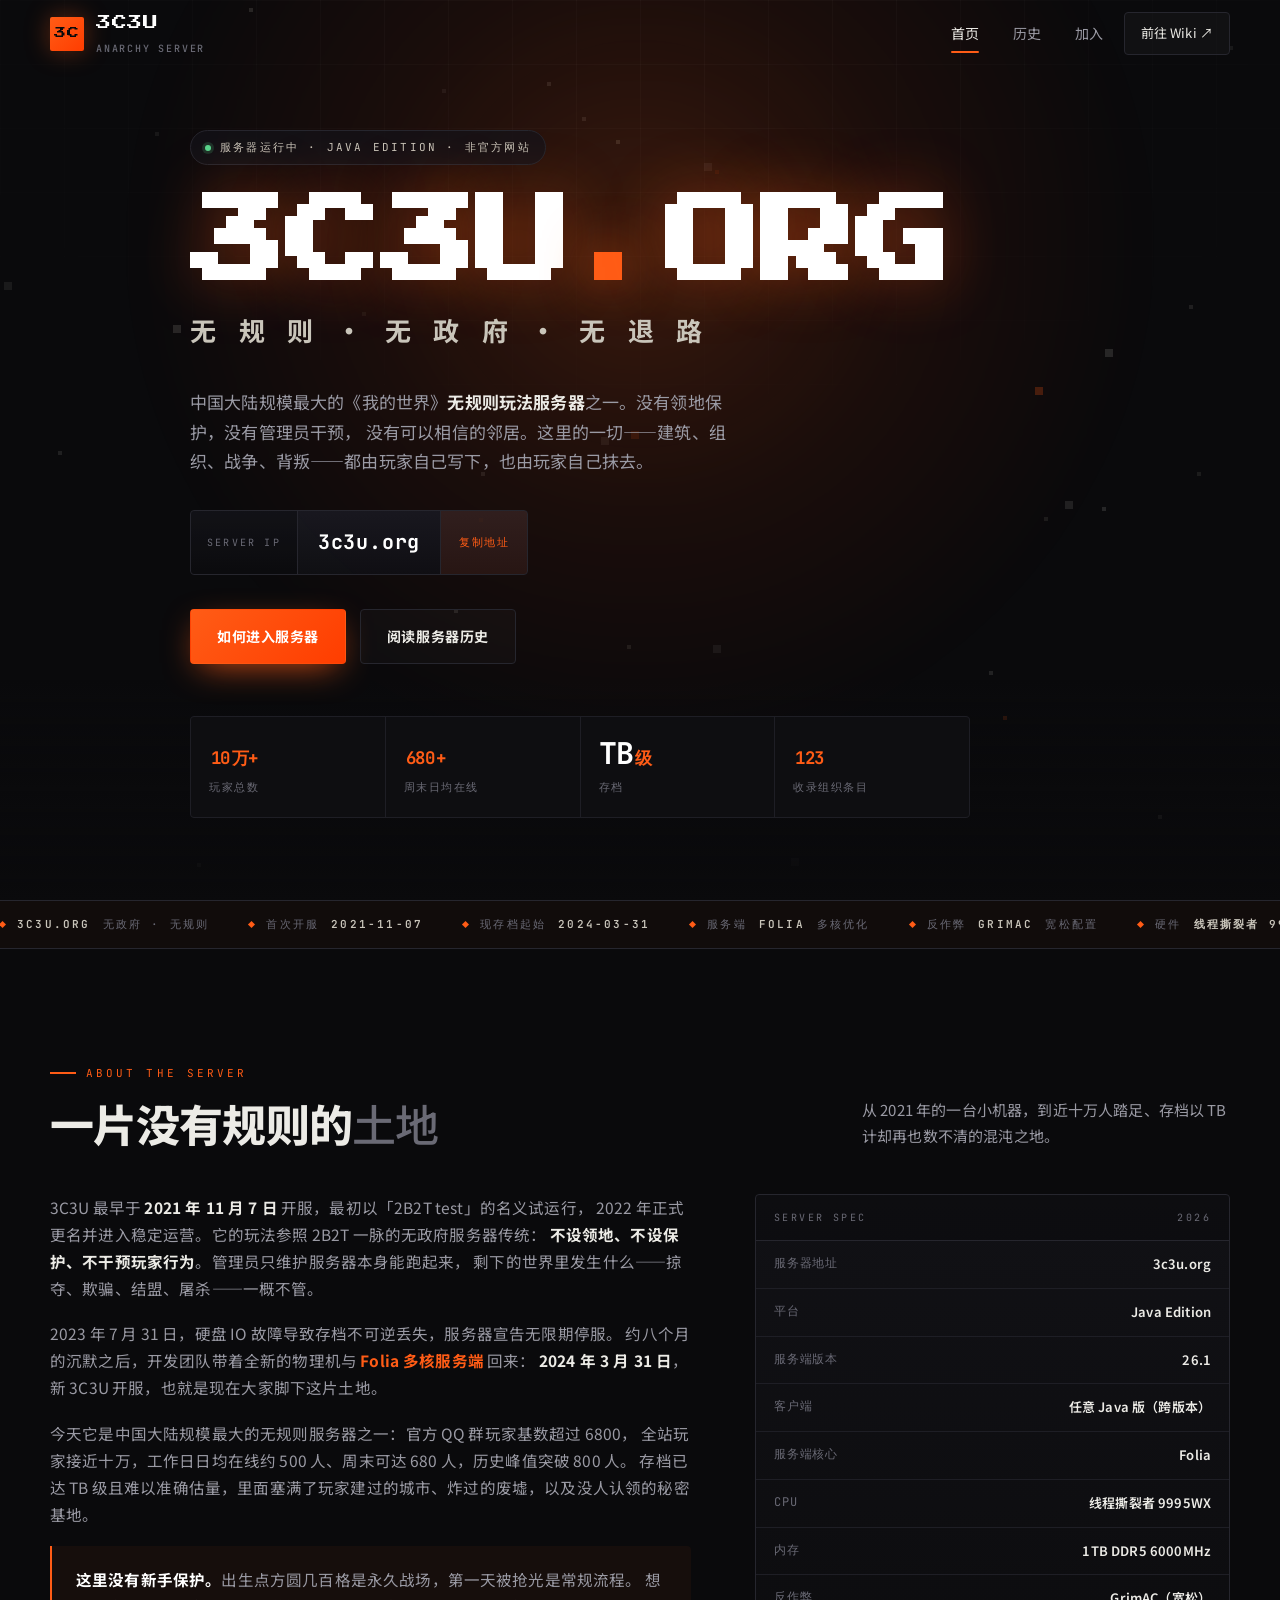
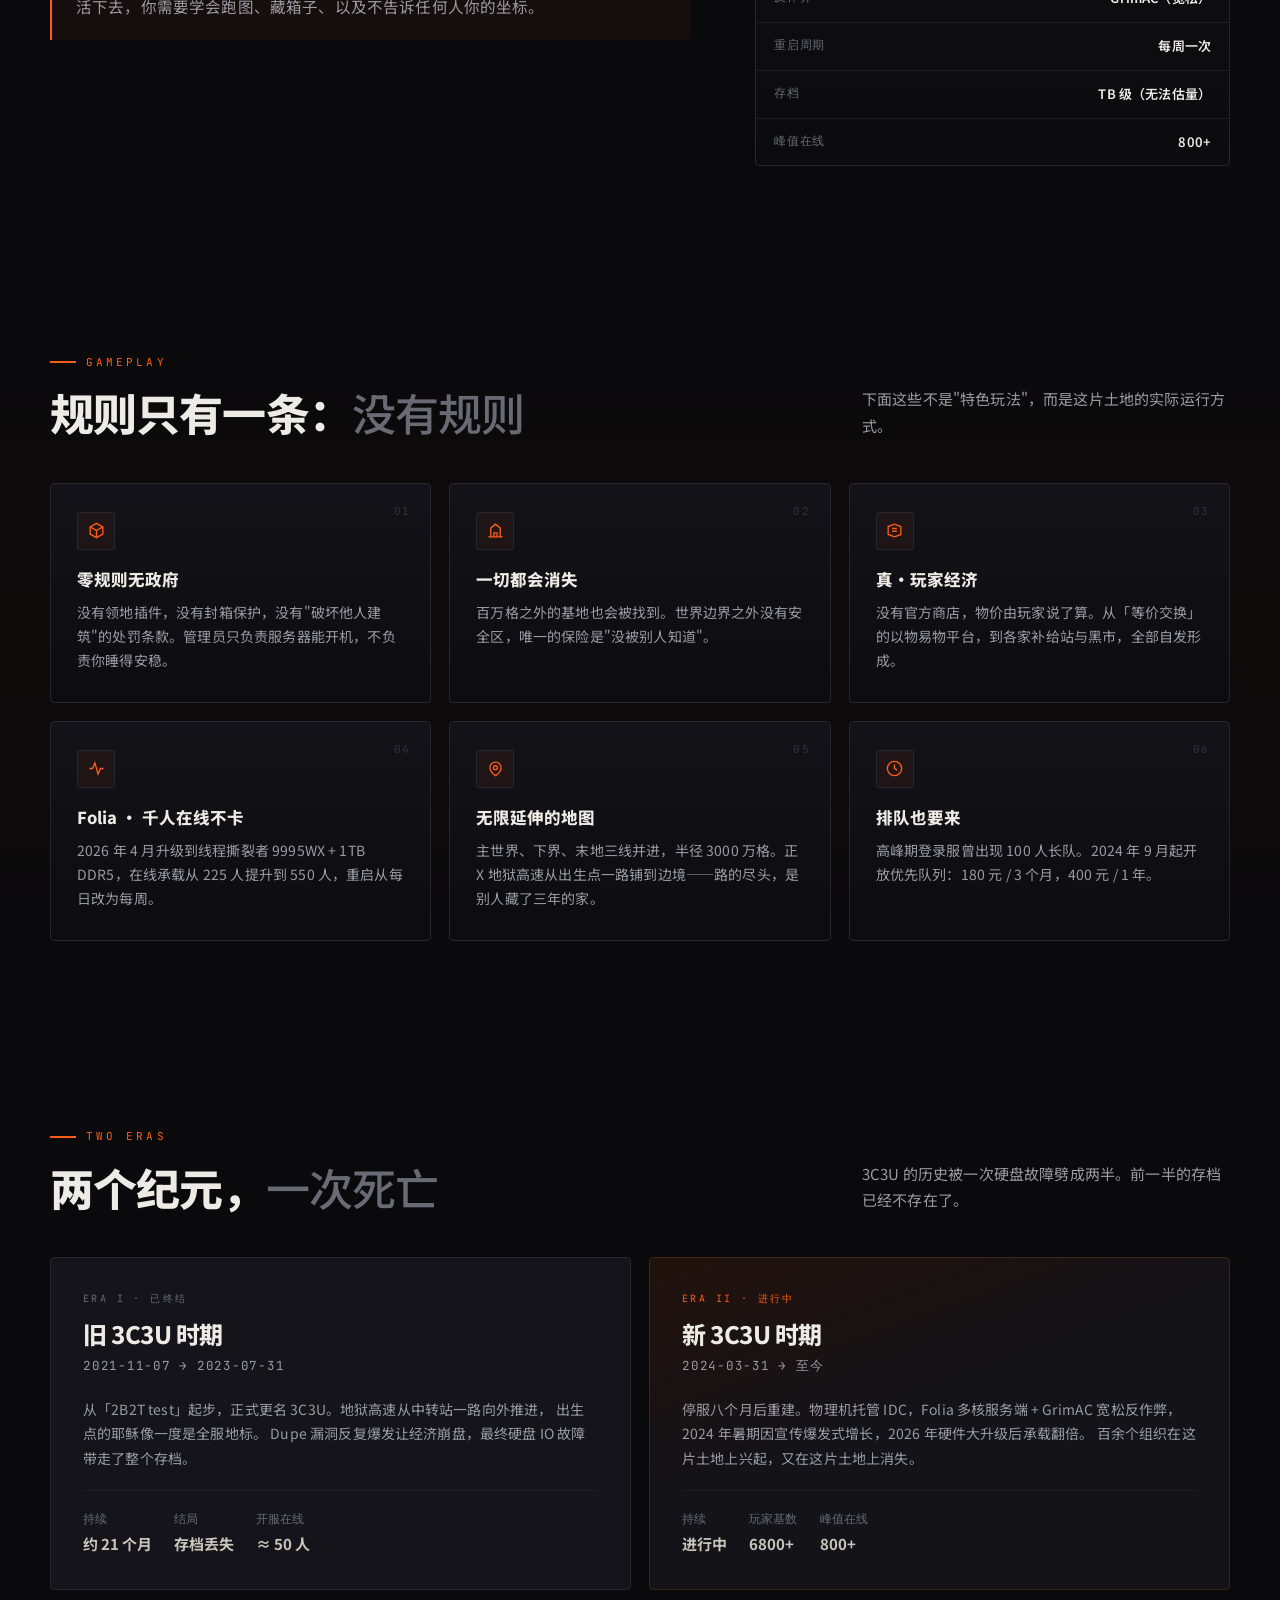
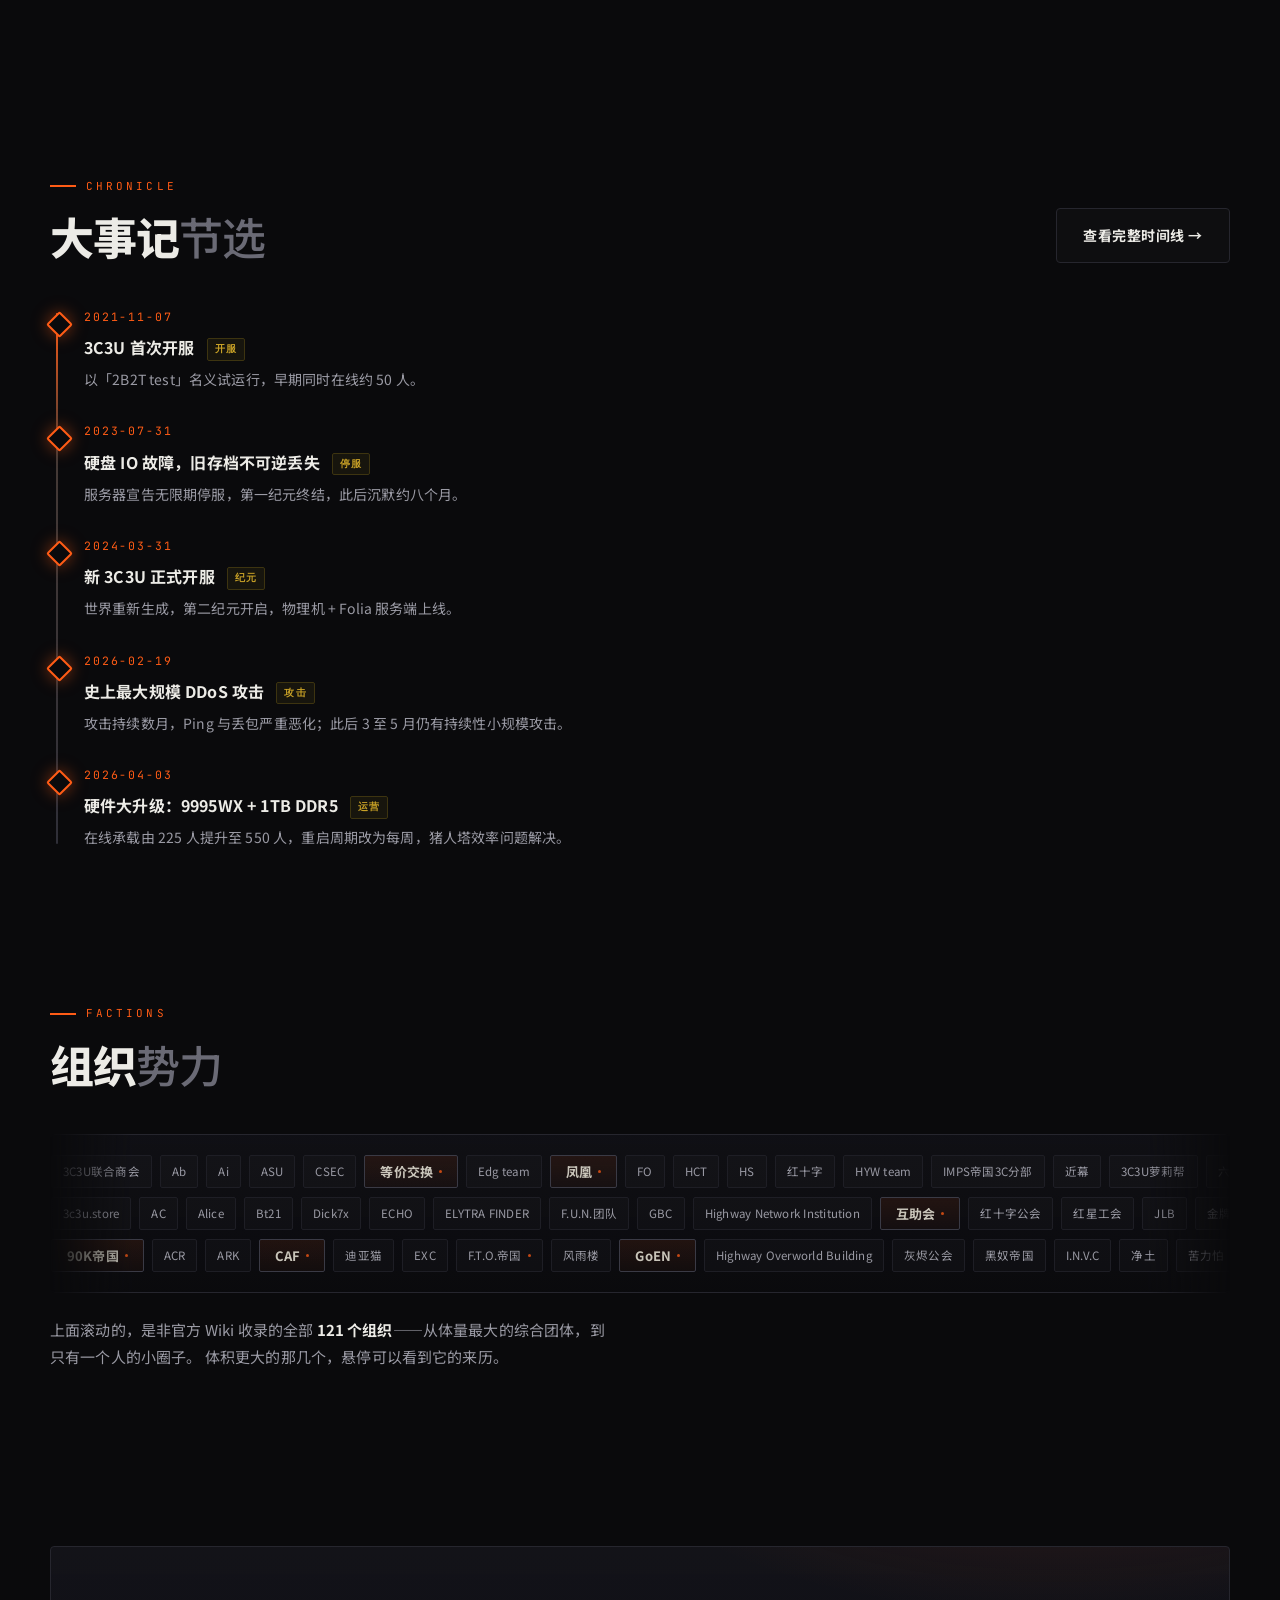
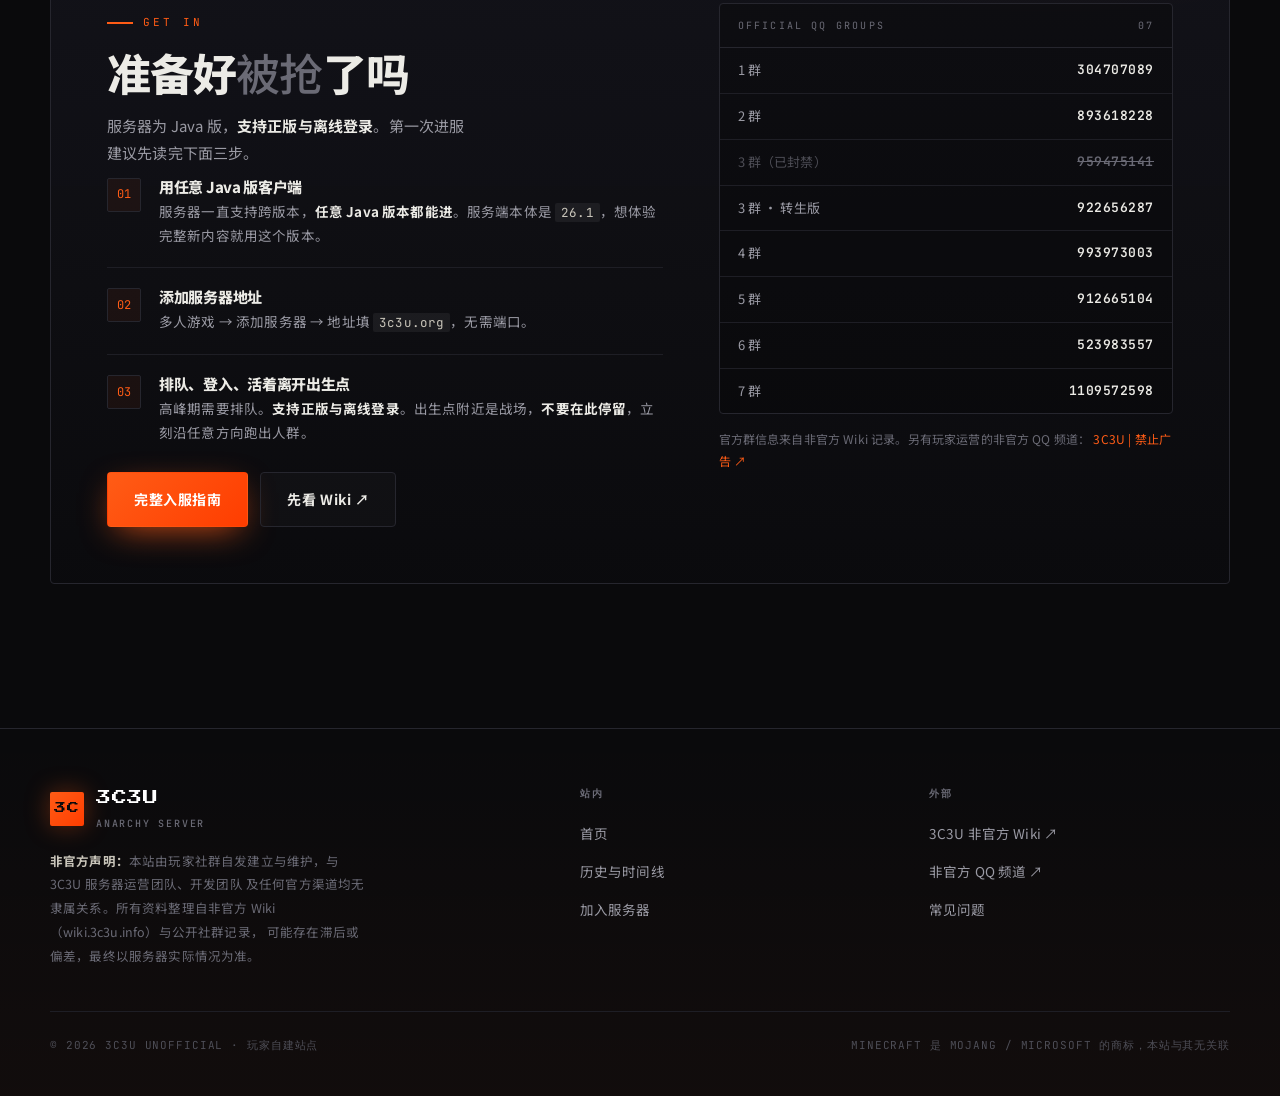
<file: index.html>
<!DOCTYPE html>
<html lang="zh-CN">
<head>
<meta charset="UTF-8">
<meta name="viewport" content="width=device-width, initial-scale=1">
<title>3C3U — 我的世界无规则服务器 | 非官方网站</title>
<meta name="description" content="3C3U（3c3u.org）是中国大陆规模最大的《我的世界》无规则服务器之一。2021 年开服，现存档始于 2024-03-31，近十万玩家，存档以 TB 计。这是由玩家社群维护的非官方网站。">
<meta name="theme-color" content="#0a0a0c">
<meta property="og:title" content="3C3U — 我的世界无规则服务器">
<meta property="og:description" content="无规则、无政府、无退路。中国大陆最大的 Minecraft 无规则服务器之一。">
<meta property="og:type" content="website">
<link rel="preconnect" href="https://fonts.googleapis.com">
<link rel="preconnect" href="https://fonts.gstatic.com" crossorigin>
<link href="https://fonts.googleapis.com/css2?family=Press+Start+2P&family=Noto+Sans+SC:wght@400;500;700;900&family=JetBrains+Mono:wght@400;600;700&display=swap" rel="stylesheet">
<link rel="stylesheet" href="assets/css/style.css">
<link rel="icon" href="data:image/svg+xml,%3Csvg xmlns='http://www.w3.org/2000/svg' viewBox='0 0 32 32'%3E%3Crect width='32' height='32' fill='%23ff5c16'/%3E%3Ctext x='16' y='22' font-family='monospace' font-size='14' font-weight='bold' fill='%230a0a0c' text-anchor='middle'%3E3C%3C/text%3E%3C/svg%3E">
</head>
<body>

<!-- ===== NAV ===== -->
<header class="nav">
  <div class="nav__inner">
    <a class="brand" href="index.html">
      <span class="brand__mark">3C</span>
      <span class="brand-wrap">
        <span>3C3U</span>
        <span class="brand__sub">ANARCHY SERVER</span>
      </span>
    </a>
    <nav class="nav__links" id="navLinks">
      <a href="index.html" data-page="index.html">首页</a>
      <a href="history.html" data-page="history.html">历史</a>
      <a href="join.html" data-page="join.html">加入</a>
      <a class="nav__cta" href="https://wiki.3c3u.info/wiki/%E9%A6%96%E9%A1%B5" target="_blank" rel="noopener">前往 Wiki ↗</a>
    </nav>
    <button class="nav__toggle" aria-label="菜单"><span></span></button>
  </div>
</header>

<main>

<!-- ===== HERO ===== -->
<section class="hero">
  <canvas id="hero-canvas" aria-hidden="true"></canvas>
  <div class="hero__glow" aria-hidden="true"></div>
  <div class="hero__fade" aria-hidden="true"></div>

  <div class="wrap hero__inner">
    <div class="tag"><i></i> 服务器运行中 · Java Edition · 非官方网站</div>

    <div>
      <h1>3C3U<em>.</em>ORG</h1>
      <div class="hero__title-cn">无 规 则 · 无 政 府 · 无 退 路</div>
    </div>

    <p class="hero__lead">
      中国大陆规模最大的《我的世界》<strong>无规则玩法服务器</strong>之一。没有领地保护，没有管理员干预，
      没有可以相信的邻居。这里的一切——建筑、组织、战争、背叛——都由玩家自己写下，也由玩家自己抹去。
    </p>

    <div class="ipbox">
      <span class="ipbox__label">SERVER IP</span>
      <span class="ipbox__val">3c3u.org</span>
      <button class="ipbox__copy" type="button">复制地址</button>
    </div>

    <div class="hero__actions">
      <a class="btn btn--primary" href="join.html">如何进入服务器</a>
      <a class="btn btn--ghost" href="history.html">阅读服务器历史</a>
    </div>

    <div class="hero__stats">
      <div class="hstat">
        <div class="hstat__n"><span data-count="10">0</span><span>万+</span></div>
        <div class="hstat__k">玩家总数</div>
      </div>
      <div class="hstat">
        <div class="hstat__n"><span data-count="680">0</span><span>+</span></div>
        <div class="hstat__k">周末日均在线</div>
      </div>
      <div class="hstat">
        <div class="hstat__n">TB<span>级</span></div>
        <div class="hstat__k">存档</div>
      </div>
      <div class="hstat">
        <div class="hstat__n"><span data-count="123">0</span></div>
        <div class="hstat__k">收录组织条目</div>
      </div>
    </div>
  </div>
</section>

<!-- ===== TICKER ===== -->
<div class="ticker" aria-hidden="true">
  <div class="ticker__track">
    <span class="ticker__item"><b>3c3u.org</b> 无政府 · 无规则</span>
    <span class="ticker__item">首次开服 <b>2021-11-07</b></span>
    <span class="ticker__item">现存档起始 <b>2024-03-31</b></span>
    <span class="ticker__item">服务端 <b>Folia</b> 多核优化</span>
    <span class="ticker__item">反作弊 <b>GrimAC</b> 宽松配置</span>
    <span class="ticker__item">硬件 <b>线程撕裂者 9995WX</b></span>
    <span class="ticker__item">内存 <b>1TB DDR5 6000MHz</b></span>
    <span class="ticker__item">存档 <b>TB 级 · 无法估量</b></span>
    <span class="ticker__item">世界纪录 <b>峰值在线 800+</b></span>
    <!-- 复制一份用于无缝滚动 -->
    <span class="ticker__item"><b>3c3u.org</b> 无政府 · 无规则</span>
    <span class="ticker__item">首次开服 <b>2021-11-07</b></span>
    <span class="ticker__item">现存档起始 <b>2024-03-31</b></span>
    <span class="ticker__item">服务端 <b>Folia</b> 多核优化</span>
    <span class="ticker__item">反作弊 <b>GrimAC</b> 宽松配置</span>
    <span class="ticker__item">硬件 <b>线程撕裂者 9995WX</b></span>
    <span class="ticker__item">内存 <b>1TB DDR5 6000MHz</b></span>
    <span class="ticker__item">存档 <b>TB 级 · 无法估量</b></span>
    <span class="ticker__item">世界纪录 <b>峰值在线 800+</b></span>
  </div>
</div>

<!-- ===== ABOUT ===== -->
<section class="sec" id="about">
  <div class="wrap">
    <div class="sec-head reveal">
      <div>
        <div class="eyebrow">About the server</div>
        <h2>一片没有规则的<span class="thin">土地</span></h2>
      </div>
      <p class="sec-desc">从 2021 年的一台小机器，到近十万人踏足、存档以 TB 计却再也数不清的混沌之地。</p>
    </div>

    <div class="about__grid">
      <div class="about__text reveal">
        <p>
          3C3U 最早于 <strong>2021 年 11 月 7 日</strong> 开服，最初以「2B2T test」的名义试运行，
          2022 年正式更名并进入稳定运营。它的玩法参照 2B2T 一脉的无政府服务器传统：
          <strong>不设领地、不设保护、不干预玩家行为</strong>。管理员只维护服务器本身能跑起来，
          剩下的世界里发生什么——掠夺、欺骗、结盟、屠杀——一概不管。
        </p>
        <p>
          2023 年 7 月 31 日，硬盘 IO 故障导致存档不可逆丢失，服务器宣告无限期停服。
          约八个月的沉默之后，开发团队带着全新的物理机与 <span class="hl">Folia 多核服务端</span> 回来：
          <strong>2024 年 3 月 31 日</strong>，新 3C3U 开服，也就是现在大家脚下这片土地。
        </p>
        <p>
          今天它是中国大陆规模最大的无规则服务器之一：官方 QQ 群玩家基数超过 6800，
          全站玩家接近十万，工作日日均在线约 500 人、周末可达 680 人，历史峰值突破 800 人。
          存档已达 TB 级且难以准确估量，里面塞满了玩家建过的城市、炸过的废墟，以及没人认领的秘密基地。
        </p>
        <p class="callout">
          <b>这里没有新手保护。</b>出生点方圆几百格是永久战场，第一天被抢光是常规流程。
          想活下去，你需要学会跑图、藏箱子、以及不告诉任何人你的坐标。
        </p>
      </div>

      <aside class="spec reveal">
        <div class="spec__title"><span>Server Spec</span><span>2026</span></div>
        <dl>
          <div class="spec__row"><dt>服务器地址</dt><dd>3c3u.org</dd></div>
          <div class="spec__row"><dt>平台</dt><dd>Java Edition</dd></div>
          <div class="spec__row"><dt>服务端版本</dt><dd>26.1</dd></div>
          <div class="spec__row"><dt>客户端</dt><dd>任意 Java 版（跨版本）</dd></div>
          <div class="spec__row"><dt>服务端核心</dt><dd>Folia</dd></div>
          <div class="spec__row"><dt>CPU</dt><dd>线程撕裂者 9995WX</dd></div>
          <div class="spec__row"><dt>内存</dt><dd>1TB DDR5 6000MHz</dd></div>
          <div class="spec__row"><dt>反作弊</dt><dd>GrimAC（宽松）</dd></div>
          <div class="spec__row"><dt>重启周期</dt><dd>每周一次</dd></div>
          <div class="spec__row"><dt>存档</dt><dd>TB 级（无法估量）</dd></div>
          <div class="spec__row"><dt>峰值在线</dt><dd>800+</dd></div>
        </dl>
      </aside>
    </div>
  </div>
</section>

<!-- ===== FEATURES ===== -->
<section class="sec sec--tight" id="features" style="background:linear-gradient(180deg,transparent,rgba(255,92,22,.025),transparent)">
  <div class="wrap">
    <div class="sec-head reveal">
      <div>
        <div class="eyebrow">Gameplay</div>
        <h2>规则只有一条：<span class="thin">没有规则</span></h2>
      </div>
      <p class="sec-desc">下面这些不是"特色玩法"，而是这片土地的实际运行方式。</p>
    </div>

    <div class="cards">
      <article class="card reveal">
        <div class="card__num">01</div>
        <div class="card__ico">
          <svg viewBox="0 0 24 24" fill="none" stroke="currentColor" stroke-width="1.7"><path d="M12 3l8 4.5v9L12 21 4 16.5v-9L12 3z"/><path d="M4 7.5l8 4.5 8-4.5M12 12v9"/></svg>
        </div>
        <h3>零规则无政府</h3>
        <p>没有领地插件，没有封箱保护，没有"破坏他人建筑"的处罚条款。管理员只负责服务器能开机，不负责你睡得安稳。</p>
      </article>

      <article class="card reveal">
        <div class="card__num">02</div>
        <div class="card__ico">
          <svg viewBox="0 0 24 24" fill="none" stroke="currentColor" stroke-width="1.7"><path d="M3 20h18M6 20V9l6-5 6 5v11"/><path d="M10 20v-5h4v5"/></svg>
        </div>
        <h3>一切都会消失</h3>
        <p>百万格之外的基地也会被找到。世界边界之外没有安全区，唯一的保险是"没被别人知道"。</p>
      </article>

      <article class="card reveal">
        <div class="card__num">03</div>
        <div class="card__ico">
          <svg viewBox="0 0 24 24" fill="none" stroke="currentColor" stroke-width="1.7"><path d="M4 17V7l8-3 8 3v10l-8 3-8-3z"/><path d="M9 9.5h6M9 13h6"/></svg>
        </div>
        <h3>真·玩家经济</h3>
        <p>没有官方商店，物价由玩家说了算。从「等价交换」的以物易物平台，到各家补给站与黑市，全部自发形成。</p>
      </article>

      <article class="card reveal">
        <div class="card__num">04</div>
        <div class="card__ico">
          <svg viewBox="0 0 24 24" fill="none" stroke="currentColor" stroke-width="1.7"><path d="M3 12h4l3-7 4 14 3-7h4"/></svg>
        </div>
        <h3>Folia · 千人在线不卡</h3>
        <p>2026 年 4 月升级到线程撕裂者 9995WX + 1TB DDR5，在线承载从 225 人提升到 550 人，重启从每日改为每周。</p>
      </article>

      <article class="card reveal">
        <div class="card__num">05</div>
        <div class="card__ico">
          <svg viewBox="0 0 24 24" fill="none" stroke="currentColor" stroke-width="1.7"><path d="M12 21s-7-4.5-7-10a7 7 0 0114 0c0 5.5-7 10-7 10z"/><circle cx="12" cy="11" r="2.5"/></svg>
        </div>
        <h3>无限延伸的地图</h3>
        <p>主世界、下界、末地三线并进，半径 3000 万格。正 X 地狱高速从出生点一路铺到边境——路的尽头，是别人藏了三年的家。</p>
      </article>

      <article class="card reveal">
        <div class="card__num">06</div>
        <div class="card__ico">
          <svg viewBox="0 0 24 24" fill="none" stroke="currentColor" stroke-width="1.7"><circle cx="12" cy="12" r="9"/><path d="M12 7v5l3.5 2"/></svg>
        </div>
        <h3>排队也要来</h3>
        <p>高峰期登录服曾出现 100 人长队。2024 年 9 月起开放优先队列：180 元 / 3 个月，400 元 / 1 年。</p>
      </article>
    </div>
  </div>
</section>

<!-- ===== ERAS ===== -->
<section class="sec" id="eras">
  <div class="wrap">
    <div class="sec-head reveal">
      <div>
        <div class="eyebrow">Two eras</div>
        <h2>两个纪元，<span class="thin">一次死亡</span></h2>
      </div>
      <p class="sec-desc">3C3U 的历史被一次硬盘故障劈成两半。前一半的存档已经不存在了。</p>
    </div>

    <div class="eras">
      <article class="era reveal">
        <div class="era__tag">Era I · 已终结</div>
        <h3>旧 3C3U 时期</h3>
        <div class="era__date">2021-11-07 → 2023-07-31</div>
        <p>
          从「2B2T test」起步，正式更名 3C3U。地狱高速从中转站一路向外推进，
          出生点的耶稣像一度是全服地标。
          Dupe 漏洞反复爆发让经济崩盘，最终硬盘 IO 故障带走了整个存档。
        </p>
        <div class="era__meta">
          <div>持续<b>约 21 个月</b></div>
          <div>结局<b>存档丢失</b></div>
          <div>开服在线<b>≈ 50 人</b></div>
        </div>
      </article>

      <article class="era era--new reveal">
        <div class="era__tag">Era II · 进行中</div>
        <h3>新 3C3U 时期</h3>
        <div class="era__date">2024-03-31 → 至今</div>
        <p>
          停服八个月后重建。物理机托管 IDC，Folia 多核服务端 + GrimAC 宽松反作弊，
          2024 年暑期因宣传爆发式增长，2026 年硬件大升级后承载翻倍。
          百余个组织在这片土地上兴起，又在这片土地上消失。
        </p>
        <div class="era__meta">
          <div>持续<b>进行中</b></div>
          <div>玩家基数<b>6800+</b></div>
          <div>峰值在线<b>800+</b></div>
        </div>
      </article>
    </div>
  </div>
</section>

<!-- ===== TIMELINE PREVIEW ===== -->
<section class="sec sec--tight" id="timeline">
  <div class="wrap">
    <div class="sec-head reveal">
      <div>
        <div class="eyebrow">Chronicle</div>
        <h2>大事记<span class="thin">节选</span></h2>
      </div>
      <a class="btn btn--ghost" href="history.html">查看完整时间线 →</a>
    </div>

    <div class="tl">
      <div class="tl__item reveal">
        <div class="tl__date">2021-11-07</div>
        <div class="tl__title">3C3U 首次开服 <span class="badge badge--sys">开服</span></div>
        <p class="tl__desc">以「2B2T test」名义试运行，早期同时在线约 50 人。</p>
      </div>
      <div class="tl__item reveal">
        <div class="tl__date">2023-07-31</div>
        <div class="tl__title">硬盘 IO 故障，旧存档不可逆丢失 <span class="badge badge--sys">停服</span></div>
        <p class="tl__desc">服务器宣告无限期停服，第一纪元终结，此后沉默约八个月。</p>
      </div>
      <div class="tl__item reveal">
        <div class="tl__date">2024-03-31</div>
        <div class="tl__title">新 3C3U 正式开服 <span class="badge badge--sys">纪元</span></div>
        <p class="tl__desc">世界重新生成，第二纪元开启，物理机 + Folia 服务端上线。</p>
      </div>
      <div class="tl__item reveal">
        <div class="tl__date">2026-02-19</div>
        <div class="tl__title">史上最大规模 DDoS 攻击 <span class="badge badge--sys">攻击</span></div>
        <p class="tl__desc">攻击持续数月，Ping 与丢包严重恶化；此后 3 至 5 月仍有持续性小规模攻击。</p>
      </div>
      <div class="tl__item reveal">
        <div class="tl__date">2026-04-03</div>
        <div class="tl__title">硬件大升级：9995WX + 1TB DDR5 <span class="badge badge--sys">运营</span></div>
        <p class="tl__desc">在线承载由 225 人提升至 550 人，重启周期改为每周，猪人塔效率问题解决。</p>
      </div>
    </div>
  </div>
</section>

<!-- ===== ORGS ===== -->
<section class="sec sec--tight" id="orgs">
  <div class="wrap">
    <div class="sec-head reveal">
      <div>
        <div class="eyebrow">Factions</div>
        <h2>组织<span class="thin">势力</span></h2>
      </div>
    </div>

    <div class="orgwall reveal">
  <div class="orgrow"><span class="chip">3C3U联合商会</span><span class="chip">Ab</span><span class="chip">Ai</span><span class="chip">ASU</span><span class="chip">CSEC</span><span class="chip chip--lg" data-desc="2025-10-10 成立 · 服务器首个玩家换物平台，把&quot;信任&quot;变成了可交易的商品">等价交换</span><span class="chip">Edg team</span><span class="chip chip--lg" data-desc="2025-07-10 成立 · 老牌大型组织，2026-05-09 与 ZENX、alice 合并为 ZECE">凤凰</span><span class="chip">FO</span><span class="chip">HCT</span><span class="chip">HS</span><span class="chip">红十字</span><span class="chip">HYW team</span><span class="chip">IMPS帝国3C分部</span><span class="chip">近幕</span><span class="chip">3C3U萝莉帮</span><span class="chip">六芒星</span><span class="chip">LS帝国</span><span class="chip">Motorway Extension Gurus</span><span class="chip">缪缪的眼泪</span><span class="chip">萌新联盟</span><span class="chip">NHT Noob Helping Team</span><span class="chip">OFP</span><span class="chip">平原往日</span><span class="chip">枪手</span><span class="chip">RF</span><span class="chip">S O D</span><span class="chip">双子星</span><span class="chip" data-desc="与世界极点坐标基地相关的一方，因与互助会的冲突被记录">世界极点</span><span class="chip">T Y帝国</span><span class="chip">TRF</span><span class="chip">TNT</span><span class="chip">WYT</span><span class="chip">无限支配</span><span class="chip">万林产业扶贫项目部</span><span class="chip">X7</span><span class="chip">星空天城2B2T分部</span><span class="chip">云梦</span><span class="chip chip--lg" data-desc="N.B.S 后身 · 2025-08-27 遭袭损失近 50 盒物资，2026-02-28 与凤凰合并">羊排</span><span class="chip">YLY</span><span class="chip">ZERO</span><span class="chip">3C3U联合商会</span><span class="chip">Ab</span><span class="chip">Ai</span><span class="chip">ASU</span><span class="chip">CSEC</span><span class="chip chip--lg" data-desc="2025-10-10 成立 · 服务器首个玩家换物平台，把&quot;信任&quot;变成了可交易的商品">等价交换</span><span class="chip">Edg team</span><span class="chip chip--lg" data-desc="2025-07-10 成立 · 老牌大型组织，2026-05-09 与 ZENX、alice 合并为 ZECE">凤凰</span><span class="chip">FO</span><span class="chip">HCT</span><span class="chip">HS</span><span class="chip">红十字</span><span class="chip">HYW team</span><span class="chip">IMPS帝国3C分部</span><span class="chip">近幕</span><span class="chip">3C3U萝莉帮</span><span class="chip">六芒星</span><span class="chip">LS帝国</span><span class="chip">Motorway Extension Gurus</span><span class="chip">缪缪的眼泪</span><span class="chip">萌新联盟</span><span class="chip">NHT Noob Helping Team</span><span class="chip">OFP</span><span class="chip">平原往日</span><span class="chip">枪手</span><span class="chip">RF</span><span class="chip">S O D</span><span class="chip">双子星</span><span class="chip" data-desc="与世界极点坐标基地相关的一方，因与互助会的冲突被记录">世界极点</span><span class="chip">T Y帝国</span><span class="chip">TRF</span><span class="chip">TNT</span><span class="chip">WYT</span><span class="chip">无限支配</span><span class="chip">万林产业扶贫项目部</span><span class="chip">X7</span><span class="chip">星空天城2B2T分部</span><span class="chip">云梦</span><span class="chip chip--lg" data-desc="N.B.S 后身 · 2025-08-27 遭袭损失近 50 盒物资，2026-02-28 与凤凰合并">羊排</span><span class="chip">YLY</span><span class="chip">ZERO</span></div>
  <div class="orgrow"><span class="chip">3c3u.store</span><span class="chip">AC</span><span class="chip">Alice</span><span class="chip">Bt21</span><span class="chip">Dick7x</span><span class="chip">ECHO</span><span class="chip">ELYTRA FINDER</span><span class="chip">F.U.N.团队</span><span class="chip">GBC</span><span class="chip">Highway Network Institution</span><span class="chip chip--lg" data-desc="2026-03-01 成立 · 战后新生组织，因「世界极点」问题与相关方爆发冲突">互助会</span><span class="chip">红十字公会</span><span class="chip">红星工会</span><span class="chip">JLB</span><span class="chip">金牌家政团队</span><span class="chip" data-desc="2025-08-03 成立 · 公开记录有限">LIE</span><span class="chip">灵珠</span><span class="chip">Matrix</span><span class="chip">MSY</span><span class="chip">萌新团</span><span class="chip">梦想天堂</span><span class="chip">南国联邦</span><span class="chip">Passion</span><span class="chip">破晓</span><span class="chip">潜幽</span><span class="chip">日冕王朝</span><span class="chip">SLE</span><span class="chip">鼠标</span><span class="chip">SPH</span><span class="chip">TEAM WNF-in 3c</span><span class="chip">铜傀儡</span><span class="chip">UWD</span><span class="chip">万域征魂</span><span class="chip chip--lg" data-desc="2024-05-01 成立 · 新服早期最强势力，06-24 摧毁 CAF 第一基地">维多利亚家政集团</span><span class="chip">X force</span><span class="chip chip--lg" data-desc="2026-02-16 成立 · 军事型组织，02-28 解散，是 2026 年初局势升级的导火索">新联</span><span class="chip">YJB</span><span class="chip">原星空天城3C3U.ORG分部</span><span class="chip">萤火</span><span class="chip">影家</span><span class="chip">3c3u.store</span><span class="chip">AC</span><span class="chip">Alice</span><span class="chip">Bt21</span><span class="chip">Dick7x</span><span class="chip">ECHO</span><span class="chip">ELYTRA FINDER</span><span class="chip">F.U.N.团队</span><span class="chip">GBC</span><span class="chip">Highway Network Institution</span><span class="chip chip--lg" data-desc="2026-03-01 成立 · 战后新生组织，因「世界极点」问题与相关方爆发冲突">互助会</span><span class="chip">红十字公会</span><span class="chip">红星工会</span><span class="chip">JLB</span><span class="chip">金牌家政团队</span><span class="chip" data-desc="2025-08-03 成立 · 公开记录有限">LIE</span><span class="chip">灵珠</span><span class="chip">Matrix</span><span class="chip">MSY</span><span class="chip">萌新团</span><span class="chip">梦想天堂</span><span class="chip">南国联邦</span><span class="chip">Passion</span><span class="chip">破晓</span><span class="chip">潜幽</span><span class="chip">日冕王朝</span><span class="chip">SLE</span><span class="chip">鼠标</span><span class="chip">SPH</span><span class="chip">TEAM WNF-in 3c</span><span class="chip">铜傀儡</span><span class="chip">UWD</span><span class="chip">万域征魂</span><span class="chip chip--lg" data-desc="2024-05-01 成立 · 新服早期最强势力，06-24 摧毁 CAF 第一基地">维多利亚家政集团</span><span class="chip">X force</span><span class="chip chip--lg" data-desc="2026-02-16 成立 · 军事型组织，02-28 解散，是 2026 年初局势升级的导火索">新联</span><span class="chip">YJB</span><span class="chip">原星空天城3C3U.ORG分部</span><span class="chip">萤火</span><span class="chip">影家</span></div>
  <div class="orgrow"><span class="chip chip--lg" data-desc="2025-12-12 由 wooden_b 与 90K 联合创立 · PvP / 掠夺型，最具争议的组织之一">90K帝国</span><span class="chip">ACR</span><span class="chip">ARK</span><span class="chip chip--lg" data-desc="旧 3C3U 老牌综合组织 · 2024 年回归重建，06-24 第一基地被毁后解散">CAF</span><span class="chip">迪亚猫</span><span class="chip">EXC</span><span class="chip" data-desc="2024-06-14 成立 · 新服早期的扩张型势力">F.T.O.帝国</span><span class="chip">风雨楼</span><span class="chip chip--lg" data-desc="2025-03-21 成立 · 综合实力顶尖，服务器最有存在感的势力之一">GoEN</span><span class="chip">Highway Overworld Building</span><span class="chip">灰烬公会</span><span class="chip">黑奴帝国</span><span class="chip">I.N.V.C</span><span class="chip">净土</span><span class="chip">苦力怕</span><span class="chip">LOVE</span><span class="chip">绿玩</span><span class="chip">MDA</span><span class="chip">咪咪圣殿</span><span class="chip">萌新小镇</span><span class="chip">MST</span><span class="chip">南瓜组织</span><span class="chip">Phonix</span><span class="chip" data-desc="旧 3C3U 时期 CPVP 组织 · 率先公开 Dupe 漏洞的利用方式">QYER</span><span class="chip">清禾</span><span class="chip">热情</span><span class="chip">STA</span><span class="chip">神的启示</span><span class="chip">三角形生存物资商店</span><span class="chip">Team极光</span><span class="chip">TAL</span><span class="chip">UXKTZ</span><span class="chip chip--lg" data-desc="2024-08 成立 · 基建型组织，长期承担地狱大厅的修缮">无限失望</span><span class="chip">WAL</span><span class="chip">X-ray</span><span class="chip">星空天城</span><span class="chip">Youzi</span><span class="chip">应龙总队</span><span class="chip">银河战舰</span><span class="chip">指南针</span><span class="chip chip--lg" data-desc="2025-12-12 由 wooden_b 与 90K 联合创立 · PvP / 掠夺型，最具争议的组织之一">90K帝国</span><span class="chip">ACR</span><span class="chip">ARK</span><span class="chip chip--lg" data-desc="旧 3C3U 老牌综合组织 · 2024 年回归重建，06-24 第一基地被毁后解散">CAF</span><span class="chip">迪亚猫</span><span class="chip">EXC</span><span class="chip" data-desc="2024-06-14 成立 · 新服早期的扩张型势力">F.T.O.帝国</span><span class="chip">风雨楼</span><span class="chip chip--lg" data-desc="2025-03-21 成立 · 综合实力顶尖，服务器最有存在感的势力之一">GoEN</span><span class="chip">Highway Overworld Building</span><span class="chip">灰烬公会</span><span class="chip">黑奴帝国</span><span class="chip">I.N.V.C</span><span class="chip">净土</span><span class="chip">苦力怕</span><span class="chip">LOVE</span><span class="chip">绿玩</span><span class="chip">MDA</span><span class="chip">咪咪圣殿</span><span class="chip">萌新小镇</span><span class="chip">MST</span><span class="chip">南瓜组织</span><span class="chip">Phonix</span><span class="chip" data-desc="旧 3C3U 时期 CPVP 组织 · 率先公开 Dupe 漏洞的利用方式">QYER</span><span class="chip">清禾</span><span class="chip">热情</span><span class="chip">STA</span><span class="chip">神的启示</span><span class="chip">三角形生存物资商店</span><span class="chip">Team极光</span><span class="chip">TAL</span><span class="chip">UXKTZ</span><span class="chip chip--lg" data-desc="2024-08 成立 · 基建型组织，长期承担地狱大厅的修缮">无限失望</span><span class="chip">WAL</span><span class="chip">X-ray</span><span class="chip">星空天城</span><span class="chip">Youzi</span><span class="chip">应龙总队</span><span class="chip">银河战舰</span><span class="chip">指南针</span></div>
    </div>

    <p class="sec-desc reveal" style="margin-top:24px;max-width:70ch">
      上面滚动的，是非官方 Wiki 收录的全部 <b style="color:var(--text)">121 个组织</b>——从体量最大的综合团体，到只有一个人的小圈子。
      体积更大的那几个，悬停可以看到它的来历。
    </p>
  </div>
</section>

<!-- ===== JOIN ===== -->
<section class="sec" id="join">
  <div class="wrap">
    <div class="join reveal">
      <div class="join__grid">
        <div>
          <div class="eyebrow">Get in</div>
          <h2 style="margin-bottom:14px">准备好<span class="thin">被抢</span>了吗</h2>
          <p class="sec-desc" style="margin-bottom:6px">
            服务器为 Java 版，<b style="color:var(--text)">支持正版与离线登录</b>。第一次进服建议先读完下面三步。
          </p>

          <div class="steps">
            <div class="step">
              <div class="step__n">01</div>
              <div>
                <h4>用任意 Java 版客户端</h4>
                <p>服务器一直支持跨版本，<b style="color:var(--text)">任意 Java 版本都能进</b>。服务端本体是 <code>26.1</code>，想体验完整新内容就用这个版本。</p>
              </div>
            </div>
            <div class="step">
              <div class="step__n">02</div>
              <div>
                <h4>添加服务器地址</h4>
                <p>多人游戏 → 添加服务器 → 地址填 <code>3c3u.org</code>，无需端口。</p>
              </div>
            </div>
            <div class="step">
              <div class="step__n">03</div>
              <div>
                <h4>排队、登入、活着离开出生点</h4>
                <p>高峰期需要排队。<b style="color:var(--text)">支持正版与离线登录</b>。出生点附近是战场，<b style="color:var(--text)">不要在此停留</b>，立刻沿任意方向跑出人群。</p>
              </div>
            </div>
          </div>

          <div style="display:flex;gap:12px;flex-wrap:wrap;margin-top:28px">
            <a class="btn btn--primary" href="join.html">完整入服指南</a>
            <a class="btn btn--ghost" href="https://wiki.3c3u.info/wiki/%E9%A6%96%E9%A1%B5" target="_blank" rel="noopener">先看 Wiki ↗</a>
          </div>
        </div>

        <aside>
          <div class="qqlist">
            <div class="qqlist__head"><span>Official QQ Groups</span><span>07</span></div>
            <div class="qq"><span>1 群</span><b>304707089</b></div>
            <div class="qq"><span>2 群</span><b>893618228</b></div>
            <div class="qq is-dead"><span>3 群（已封禁）</span><b>959475141</b></div>
            <div class="qq"><span>3 群 · 转生版</span><b>922656287</b></div>
            <div class="qq"><span>4 群</span><b>993973003</b></div>
            <div class="qq"><span>5 群</span><b>912665104</b></div>
            <div class="qq"><span>6 群</span><b>523983557</b></div>
            <div class="qq"><span>7 群</span><b>1109572598</b></div>
          </div>
          <p style="font-size:12px;color:var(--dim);margin:14px 0 0;line-height:1.8">
            官方群信息来自非官方 Wiki 记录。另有玩家运营的非官方 QQ 频道：
            <a href="https://pd.qq.com/g/Minecraft3c3u" target="_blank" rel="noopener" style="color:var(--lava)">3C3U | 禁止广告 ↗</a>
          </p>
        </aside>
      </div>
    </div>
  </div>
</section>

</main>

<!-- ===== FOOTER ===== -->
<footer class="foot">
  <div class="wrap">
    <div class="foot__grid">
      <div>
        <a class="brand" href="index.html">
          <span class="brand__mark">3C</span>
          <span class="brand-wrap">
            <span>3C3U</span>
            <span class="brand__sub">ANARCHY SERVER</span>
          </span>
        </a>
        <p class="foot__note">
          <b style="color:var(--ash)">非官方声明：</b>本站由玩家社群自发建立与维护，与 3C3U 服务器运营团队、开发团队
          及任何官方渠道均无隶属关系。所有资料整理自非官方 Wiki（wiki.3c3u.info）与公开社群记录，
          可能存在滞后或偏差，最终以服务器实际情况为准。
        </p>
      </div>
      <div>
        <h5>站内</h5>
        <ul>
          <li><a href="index.html">首页</a></li>
          <li><a href="history.html">历史与时间线</a></li>
          <li><a href="join.html">加入服务器</a></li>
        </ul>
      </div>
      <div>
        <h5>外部</h5>
        <ul>
          <li><a href="https://wiki.3c3u.info/wiki/%E9%A6%96%E9%A1%B5" target="_blank" rel="noopener">3C3U 非官方 Wiki ↗</a></li>
          <li><a href="https://pd.qq.com/g/Minecraft3c3u" target="_blank" rel="noopener">非官方 QQ 频道 ↗</a></li>
          <li><a href="join.html#faq">常见问题</a></li>
        </ul>
      </div>
    </div>
    <div class="foot__bottom">
      <span>© <span data-year>2026</span> 3C3U UNOFFICIAL · 玩家自建站点</span>
      <span>MINECRAFT 是 MOJANG / MICROSOFT 的商标，本站与其无关联</span>
    </div>
  </div>
</footer>

<script src="assets/js/main.js"></script>
</body>
</html>
</file>
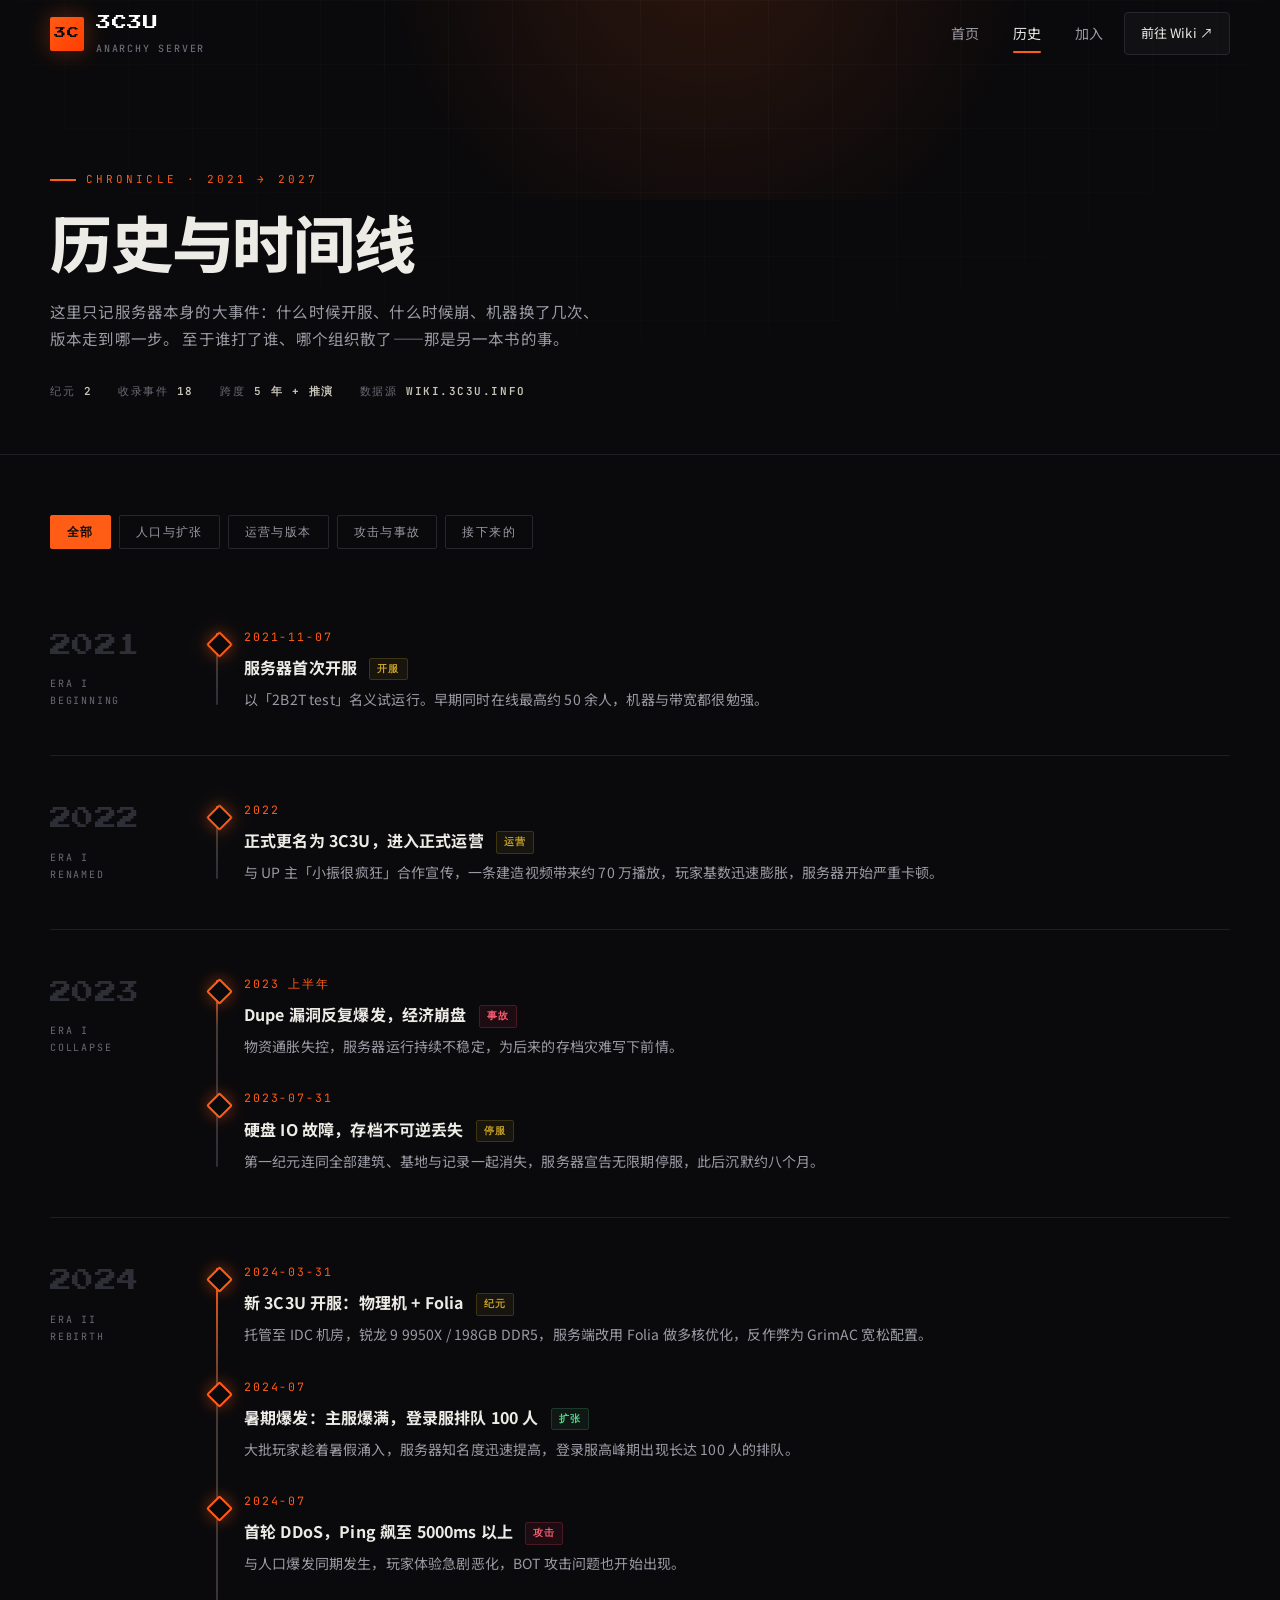
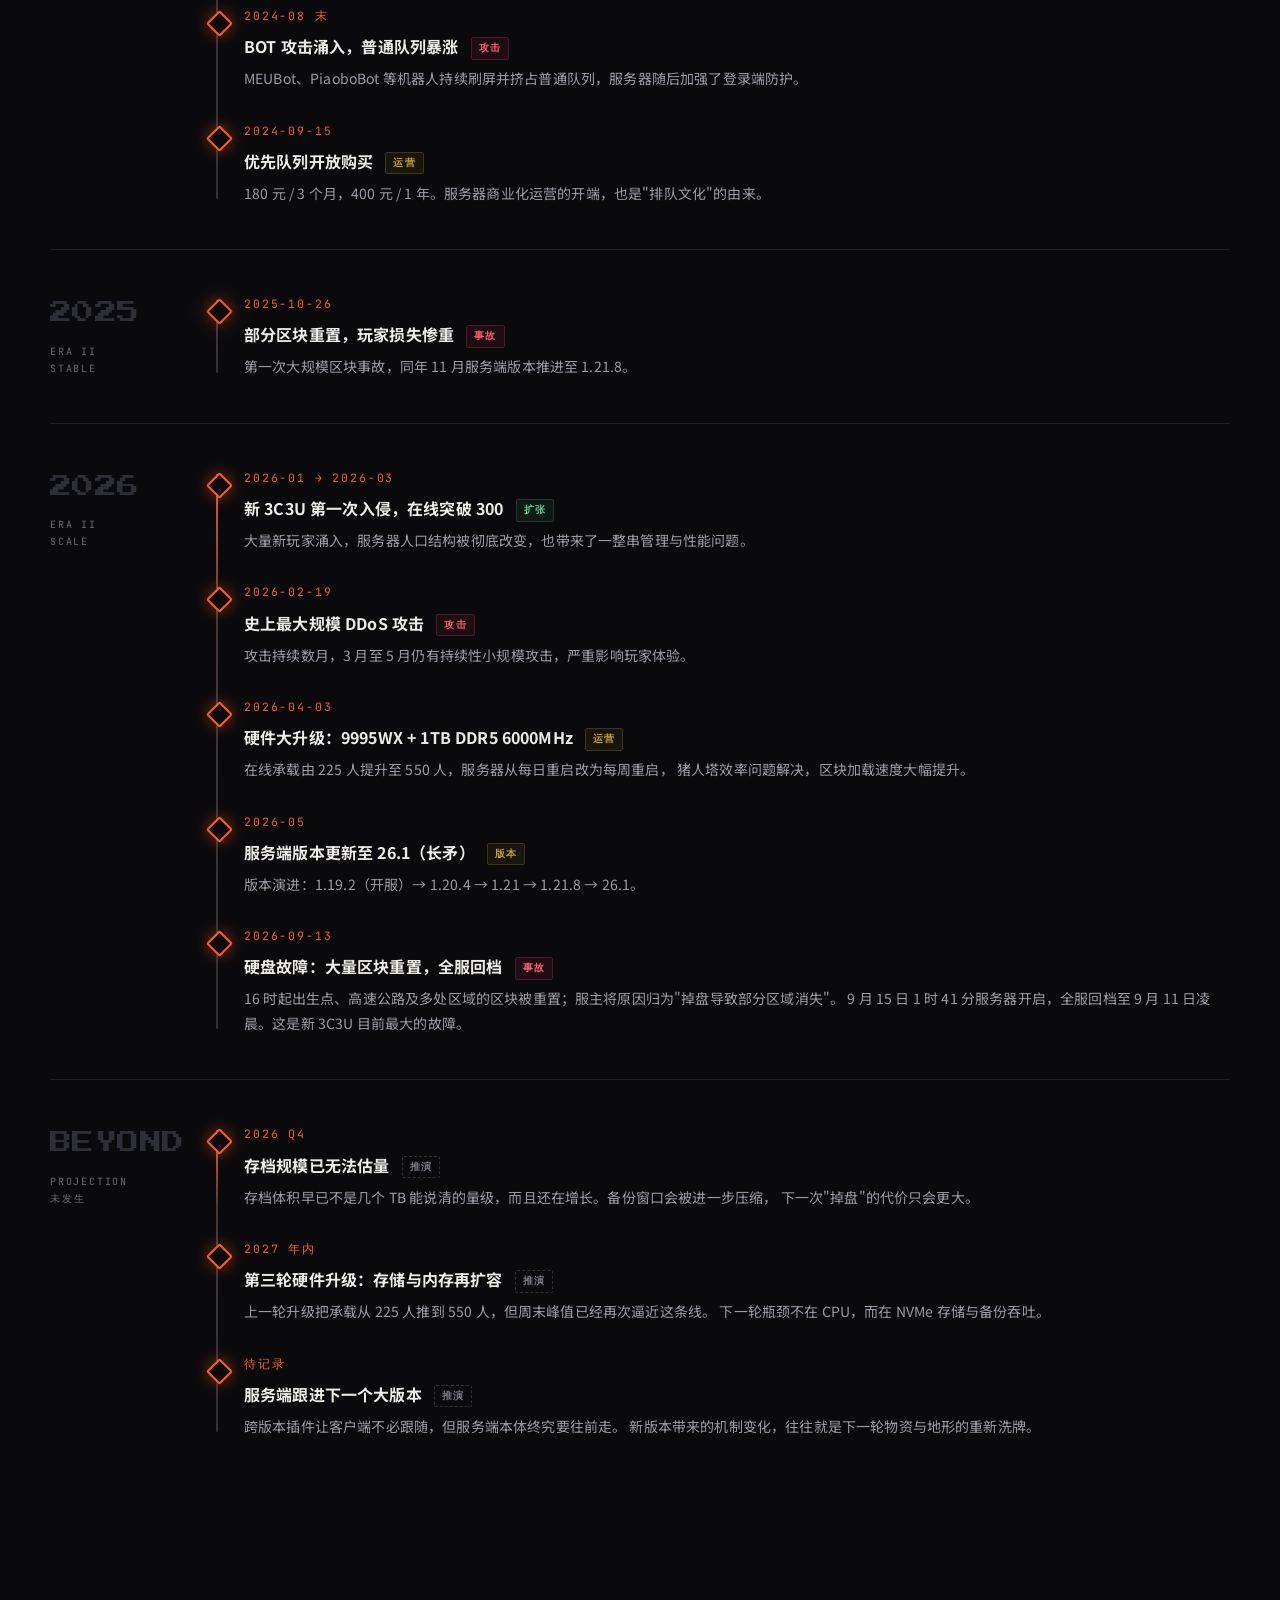
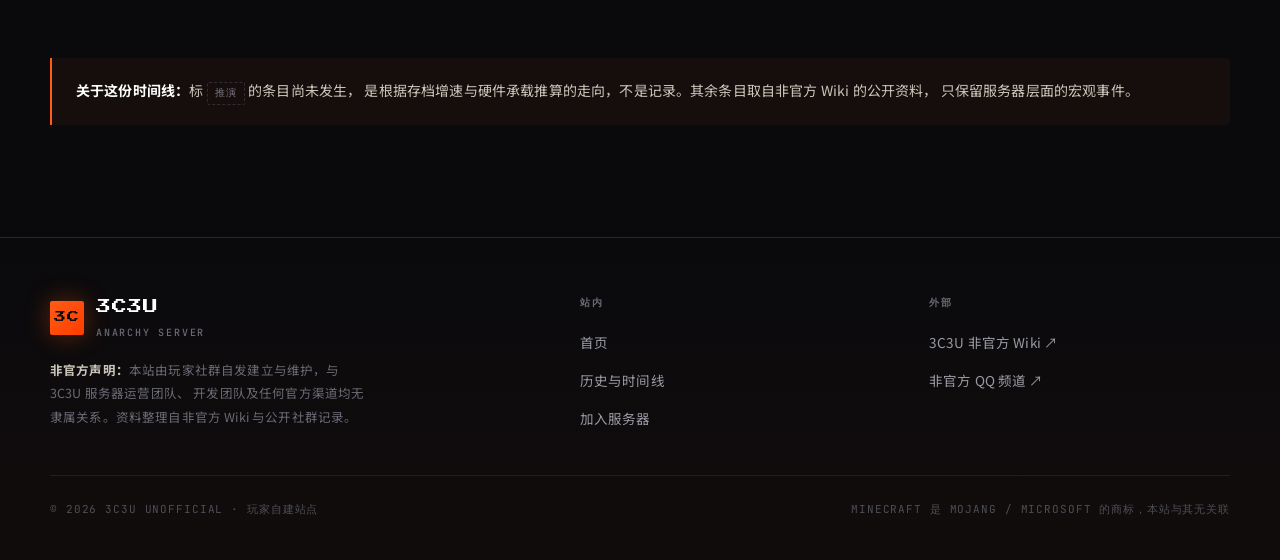
<file: history.html>
<!DOCTYPE html>
<html lang="zh-CN">
<head>
<meta charset="UTF-8">
<meta name="viewport" content="width=device-width, initial-scale=1">
<title>历史与时间线 — 3C3U 无规则服务器</title>
<meta name="description" content="3C3U（3c3u.org）服务器宏观历史时间线：旧 3C3U 时期（2021-2023）、硬盘故障停服、新 3C3U 时期（2024 至今）、硬件与版本演进、重大事故，以及接下来的走向。">
<meta name="theme-color" content="#0a0a0c">
<link rel="preconnect" href="https://fonts.googleapis.com">
<link rel="preconnect" href="https://fonts.gstatic.com" crossorigin>
<link href="https://fonts.googleapis.com/css2?family=Press+Start+2P&family=Noto+Sans+SC:wght@400;500;700;900&family=JetBrains+Mono:wght@400;600;700&display=swap" rel="stylesheet">
<link rel="stylesheet" href="assets/css/style.css">
<link rel="icon" href="data:image/svg+xml,%3Csvg xmlns='http://www.w3.org/2000/svg' viewBox='0 0 32 32'%3E%3Crect width='32' height='32' fill='%23ff5c16'/%3E%3Ctext x='16' y='22' font-family='monospace' font-size='14' font-weight='bold' fill='%230a0a0c' text-anchor='middle'%3E3C%3C/text%3E%3C/svg%3E">
</head>
<body>

<header class="nav">
  <div class="nav__inner">
    <a class="brand" href="index.html">
      <span class="brand__mark">3C</span>
      <span class="brand-wrap"><span>3C3U</span><span class="brand__sub">ANARCHY SERVER</span></span>
    </a>
    <nav class="nav__links" id="navLinks">
      <a href="index.html" data-page="index.html">首页</a>
      <a href="history.html" data-page="history.html">历史</a>
      <a href="join.html" data-page="join.html">加入</a>
      <a class="nav__cta" href="https://wiki.3c3u.info/wiki/%E9%A6%96%E9%A1%B5" target="_blank" rel="noopener">前往 Wiki ↗</a>
    </nav>
    <button class="nav__toggle" aria-label="菜单"><span></span></button>
  </div>
</header>

<main>

<section class="phero">
  <div class="wrap">
    <div class="eyebrow">Chronicle · 2021 → 2027</div>
    <h1>历史与时间线</h1>
    <p>
      这里只记服务器本身的大事件：什么时候开服、什么时候崩、机器换了几次、版本走到哪一步。
      至于谁打了谁、哪个组织散了——那是另一本书的事。
    </p>
    <div class="phero__meta">
      <span>纪元 <b>2</b></span>
      <span>收录事件 <b>18</b></span>
      <span>跨度 <b>5 年 + 推演</b></span>
      <span>数据源 <b>wiki.3c3u.info</b></span>
    </div>
  </div>
</section>

<section class="sec sec--tight">
  <div class="wrap">

    <div class="filters reveal">
      <button class="is-on" data-filter="all">全部</button>
      <button data-filter="pop">人口与扩张</button>
      <button data-filter="sys">运营与版本</button>
      <button data-filter="atk">攻击与事故</button>
      <button data-filter="plan">接下来的</button>
    </div>

    <!-- 2021 -->
    <div class="year reveal">
      <div class="year__label">2021<small>ERA I<br>BEGINNING</small></div>
      <div class="tl">
        <div class="tl__item" data-kind="sys">
          <div class="tl__date">2021-11-07</div>
          <div class="tl__title">服务器首次开服 <span class="badge badge--sys">开服</span></div>
          <p class="tl__desc">
            以「2B2T test」名义试运行。早期同时在线最高约 50 余人，机器与带宽都很勉强。
          </p>
        </div>
      </div>
    </div>

    <!-- 2022 -->
    <div class="year reveal">
      <div class="year__label">2022<small>ERA I<br>RENAMED</small></div>
      <div class="tl">
        <div class="tl__item" data-kind="sys">
          <div class="tl__date">2022</div>
          <div class="tl__title">正式更名为 3C3U，进入正式运营 <span class="badge badge--sys">运营</span></div>
          <p class="tl__desc">
            与 UP 主「小振很疯狂」合作宣传，一条建造视频带来约 70 万播放，玩家基数迅速膨胀，服务器开始严重卡顿。
          </p>
        </div>
      </div>
    </div>

    <!-- 2023 -->
    <div class="year reveal">
      <div class="year__label">2023<small>ERA I<br>COLLAPSE</small></div>
      <div class="tl">
        <div class="tl__item" data-kind="atk">
          <div class="tl__date">2023 上半年</div>
          <div class="tl__title">Dupe 漏洞反复爆发，经济崩盘 <span class="badge badge--atk">事故</span></div>
          <p class="tl__desc">物资通胀失控，服务器运行持续不稳定，为后来的存档灾难写下前情。</p>
        </div>
        <div class="tl__item" data-kind="sys">
          <div class="tl__date">2023-07-31</div>
          <div class="tl__title">硬盘 IO 故障，存档不可逆丢失 <span class="badge badge--sys">停服</span></div>
          <p class="tl__desc">
            第一纪元连同全部建筑、基地与记录一起消失，服务器宣告无限期停服，此后沉默约八个月。
          </p>
        </div>
      </div>
    </div>

    <!-- 2024 -->
    <div class="year reveal">
      <div class="year__label">2024<small>ERA II<br>REBIRTH</small></div>
      <div class="tl">
        <div class="tl__item" data-kind="sys">
          <div class="tl__date">2024-03-31</div>
          <div class="tl__title">新 3C3U 开服：物理机 + Folia <span class="badge badge--sys">纪元</span></div>
          <p class="tl__desc">
            托管至 IDC 机房，锐龙 9 9950X / 198GB DDR5，服务端改用 Folia 做多核优化，反作弊为 GrimAC 宽松配置。
          </p>
        </div>
        <div class="tl__item" data-kind="pop">
          <div class="tl__date">2024-07</div>
          <div class="tl__title">暑期爆发：主服爆满，登录服排队 100 人 <span class="badge badge--pop">扩张</span></div>
          <p class="tl__desc">大批玩家趁着暑假涌入，服务器知名度迅速提高，登录服高峰期出现长达 100 人的排队。</p>
        </div>
        <div class="tl__item" data-kind="atk">
          <div class="tl__date">2024-07</div>
          <div class="tl__title">首轮 DDoS，Ping 飙至 5000ms 以上 <span class="badge badge--atk">攻击</span></div>
          <p class="tl__desc">与人口爆发同期发生，玩家体验急剧恶化，BOT 攻击问题也开始出现。</p>
        </div>
        <div class="tl__item" data-kind="atk">
          <div class="tl__date">2024-08 末</div>
          <div class="tl__title">BOT 攻击涌入，普通队列暴涨 <span class="badge badge--atk">攻击</span></div>
          <p class="tl__desc">MEUBot、PiaoboBot 等机器人持续刷屏并挤占普通队列，服务器随后加强了登录端防护。</p>
        </div>
        <div class="tl__item" data-kind="sys">
          <div class="tl__date">2024-09-15</div>
          <div class="tl__title">优先队列开放购买 <span class="badge badge--sys">运营</span></div>
          <p class="tl__desc">180 元 / 3 个月，400 元 / 1 年。服务器商业化运营的开端，也是"排队文化"的由来。</p>
        </div>
      </div>
    </div>

    <!-- 2025 -->
    <div class="year reveal">
      <div class="year__label">2025<small>ERA II<br>STABLE</small></div>
      <div class="tl">
        <div class="tl__item" data-kind="atk">
          <div class="tl__date">2025-10-26</div>
          <div class="tl__title">部分区块重置，玩家损失惨重 <span class="badge badge--atk">事故</span></div>
          <p class="tl__desc">第一次大规模区块事故，同年 11 月服务端版本推进至 1.21.8。</p>
        </div>
      </div>
    </div>

    <!-- 2026 -->
    <div class="year reveal">
      <div class="year__label">2026<small>ERA II<br>SCALE</small></div>
      <div class="tl">
        <div class="tl__item" data-kind="pop">
          <div class="tl__date">2026-01 → 2026-03</div>
          <div class="tl__title">新 3C3U 第一次入侵，在线突破 300 <span class="badge badge--pop">扩张</span></div>
          <p class="tl__desc">大量新玩家涌入，服务器人口结构被彻底改变，也带来了一整串管理与性能问题。</p>
        </div>
        <div class="tl__item" data-kind="atk">
          <div class="tl__date">2026-02-19</div>
          <div class="tl__title">史上最大规模 DDoS 攻击 <span class="badge badge--atk">攻击</span></div>
          <p class="tl__desc">攻击持续数月，3 月至 5 月仍有持续性小规模攻击，严重影响玩家体验。</p>
        </div>
        <div class="tl__item" data-kind="sys">
          <div class="tl__date">2026-04-03</div>
          <div class="tl__title">硬件大升级：9995WX + 1TB DDR5 6000MHz <span class="badge badge--sys">运营</span></div>
          <p class="tl__desc">
            在线承载由 225 人提升至 550 人，服务器从每日重启改为每周重启，
            猪人塔效率问题解决，区块加载速度大幅提升。
          </p>
        </div>
        <div class="tl__item" data-kind="sys">
          <div class="tl__date">2026-05</div>
          <div class="tl__title">服务端版本更新至 26.1（长矛） <span class="badge badge--sys">版本</span></div>
          <p class="tl__desc">版本演进：1.19.2（开服）→ 1.20.4 → 1.21 → 1.21.8 → 26.1。</p>
        </div>
        <div class="tl__item" data-kind="atk">
          <div class="tl__date">2026-09-13</div>
          <div class="tl__title">硬盘故障：大量区块重置，全服回档 <span class="badge badge--atk">事故</span></div>
          <p class="tl__desc">
            16 时起出生点、高速公路及多处区域的区块被重置；服主将原因归为"掉盘导致部分区域消失"。
            9 月 15 日 1 时 41 分服务器开启，全服回档至 9 月 11 日凌晨。这是新 3C3U 目前最大的故障。
          </p>
        </div>
      </div>
    </div>

    <!-- FUTURE -->
    <div class="year reveal">
      <div class="year__label">BEYOND<small>PROJECTION<br>未发生</small></div>
      <div class="tl">
        <div class="tl__item" data-kind="plan">
          <div class="tl__date">2026 Q4</div>
          <div class="tl__title">存档规模已无法估量 <span class="badge badge--plan">推演</span></div>
          <p class="tl__desc">
            存档体积早已不是几个 TB 能说清的量级，而且还在增长。备份窗口会被进一步压缩，
            下一次"掉盘"的代价只会更大。
          </p>
        </div>
        <div class="tl__item" data-kind="plan">
          <div class="tl__date">2027 年内</div>
          <div class="tl__title">第三轮硬件升级：存储与内存再扩容 <span class="badge badge--plan">推演</span></div>
          <p class="tl__desc">
            上一轮升级把承载从 225 人推到 550 人，但周末峰值已经再次逼近这条线。
            下一轮瓶颈不在 CPU，而在 NVMe 存储与备份吞吐。
          </p>
        </div>
        <div class="tl__item" data-kind="plan">
          <div class="tl__date">待记录</div>
          <div class="tl__title">服务端跟进下一个大版本 <span class="badge badge--plan">推演</span></div>
          <p class="tl__desc">
            跨版本插件让客户端不必跟随，但服务端本体终究要往前走。
            新版本带来的机制变化，往往就是下一轮物资与地形的重新洗牌。
          </p>
        </div>
      </div>
    </div>

  </div>
</section>

<section class="sec sec--tight">
  <div class="wrap">
    <div class="callout reveal">
      <b>关于这份时间线：</b>标 <span class="badge badge--plan">推演</span> 的条目尚未发生，
      是根据存档增速与硬件承载推算的走向，不是记录。其余条目取自非官方 Wiki 的公开资料，
      只保留服务器层面的宏观事件。
    </div>
  </div>
</section>

</main>

<footer class="foot">
  <div class="wrap">
    <div class="foot__grid">
      <div>
        <a class="brand" href="index.html">
          <span class="brand__mark">3C</span>
          <span class="brand-wrap"><span>3C3U</span><span class="brand__sub">ANARCHY SERVER</span></span>
        </a>
        <p class="foot__note">
          <b style="color:var(--ash)">非官方声明：</b>本站由玩家社群自发建立与维护，与 3C3U 服务器运营团队、
          开发团队及任何官方渠道均无隶属关系。资料整理自非官方 Wiki 与公开社群记录。
        </p>
      </div>
      <div>
        <h5>站内</h5>
        <ul>
          <li><a href="index.html">首页</a></li>
          <li><a href="history.html">历史与时间线</a></li>
          <li><a href="join.html">加入服务器</a></li>
        </ul>
      </div>
      <div>
        <h5>外部</h5>
        <ul>
          <li><a href="https://wiki.3c3u.info/wiki/%E9%A6%96%E9%A1%B5" target="_blank" rel="noopener">3C3U 非官方 Wiki ↗</a></li>
          <li><a href="https://pd.qq.com/g/Minecraft3c3u" target="_blank" rel="noopener">非官方 QQ 频道 ↗</a></li>
        </ul>
      </div>
    </div>
    <div class="foot__bottom">
      <span>© <span data-year>2026</span> 3C3U UNOFFICIAL · 玩家自建站点</span>
      <span>MINECRAFT 是 MOJANG / MICROSOFT 的商标，本站与其无关联</span>
    </div>
  </div>
</footer>

<script src="assets/js/main.js"></script>
</body>
</html>
</file>
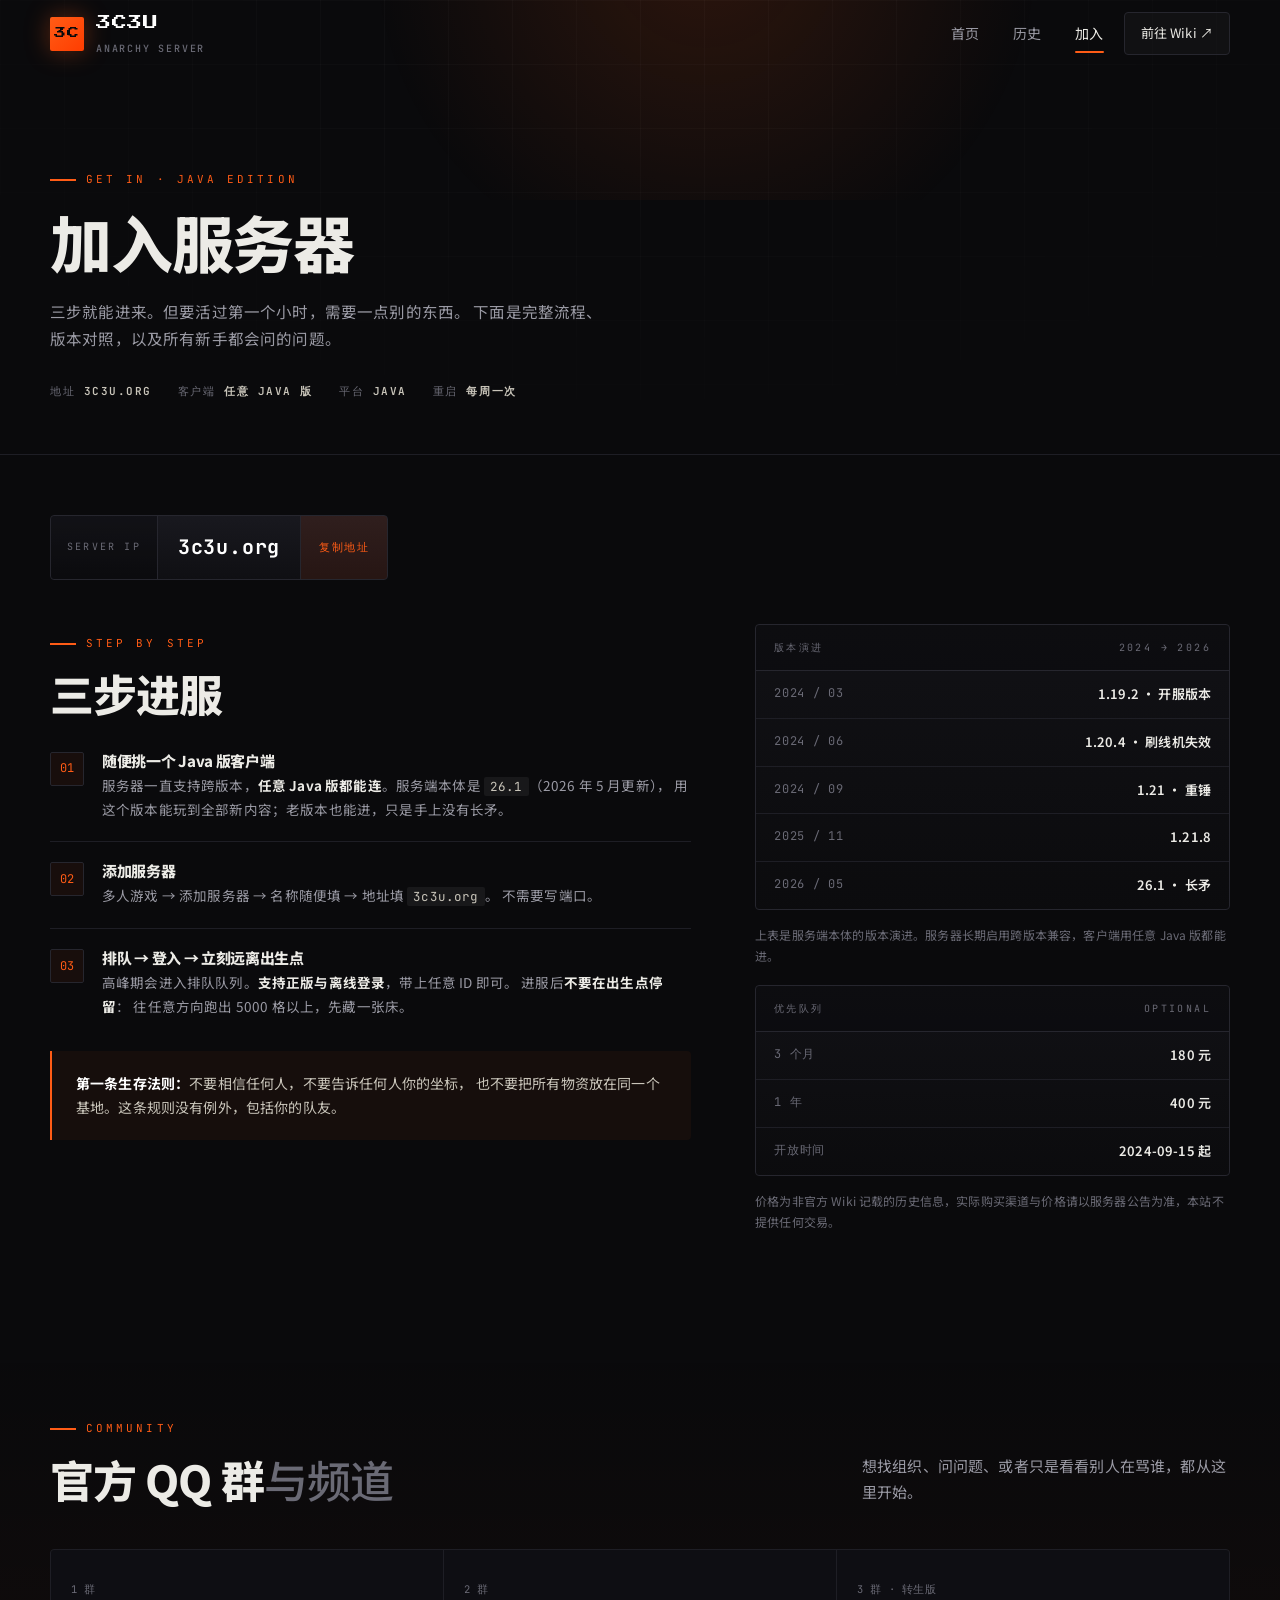
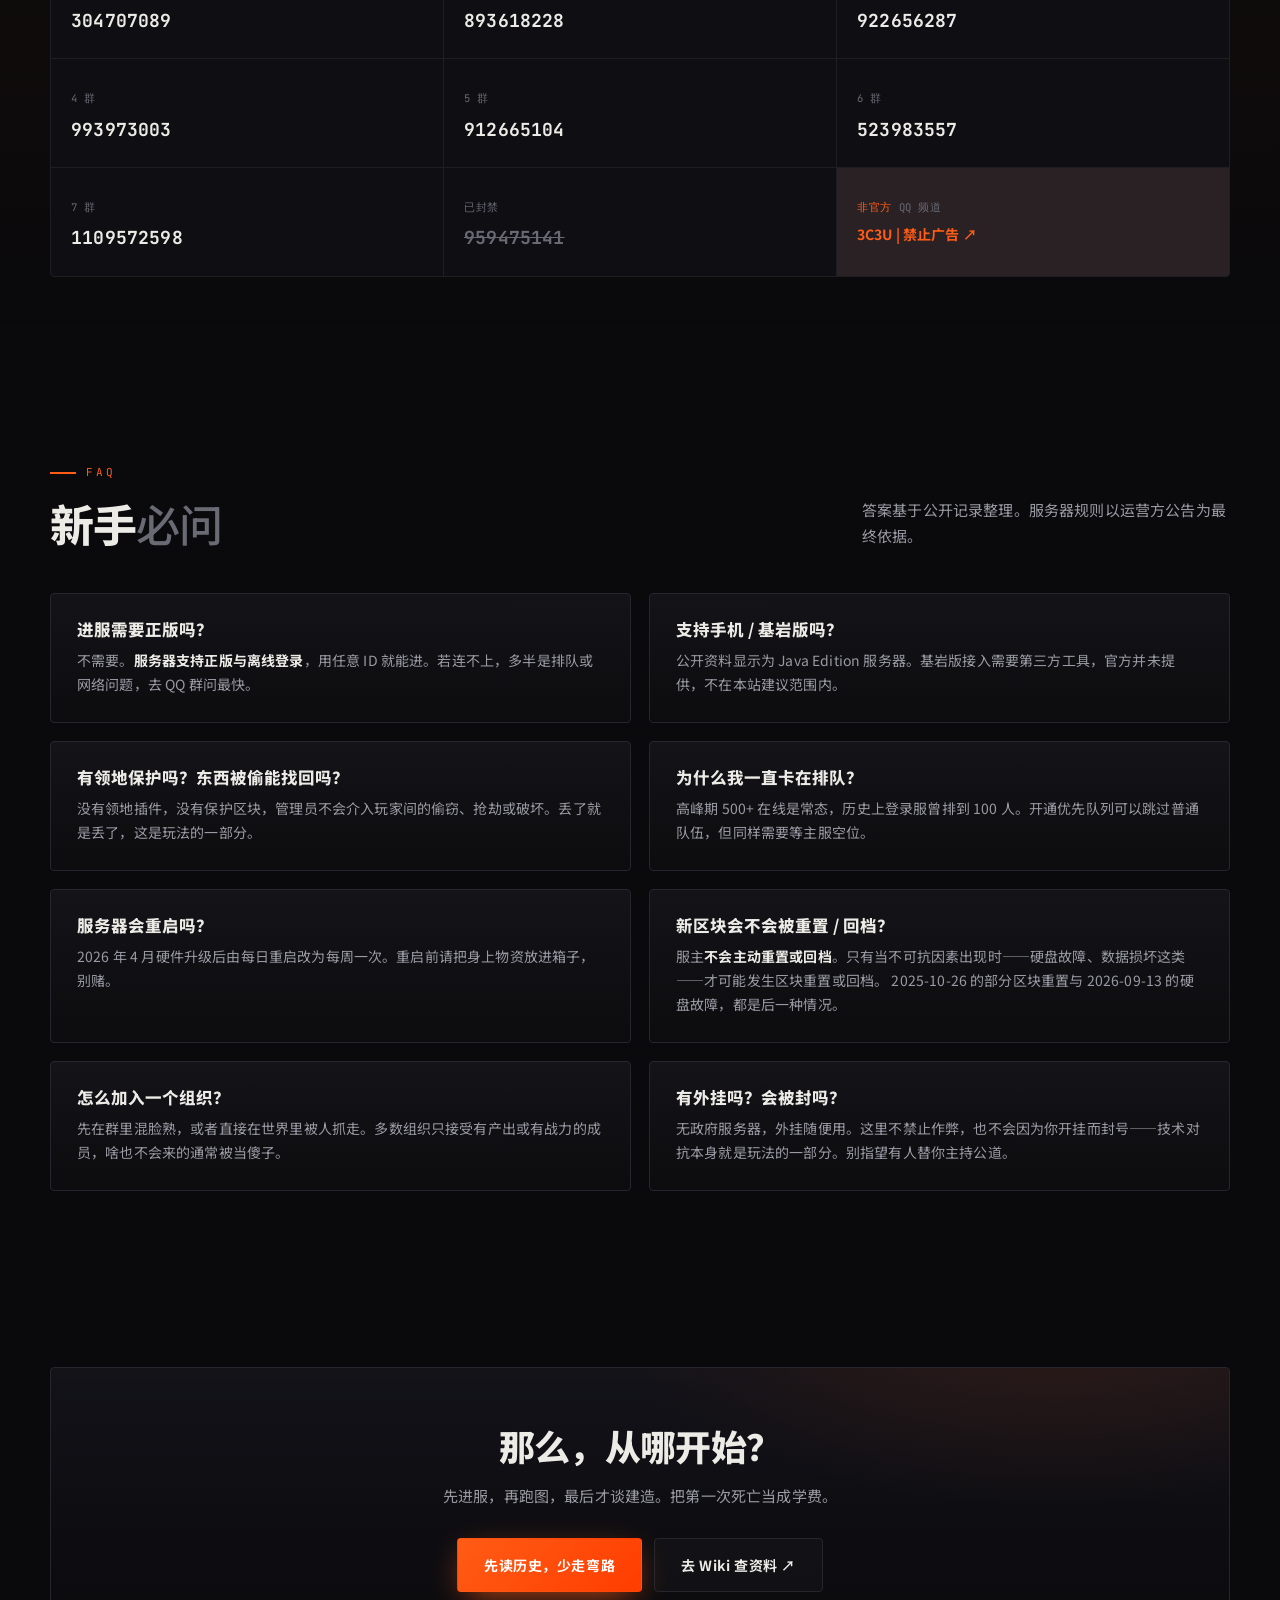
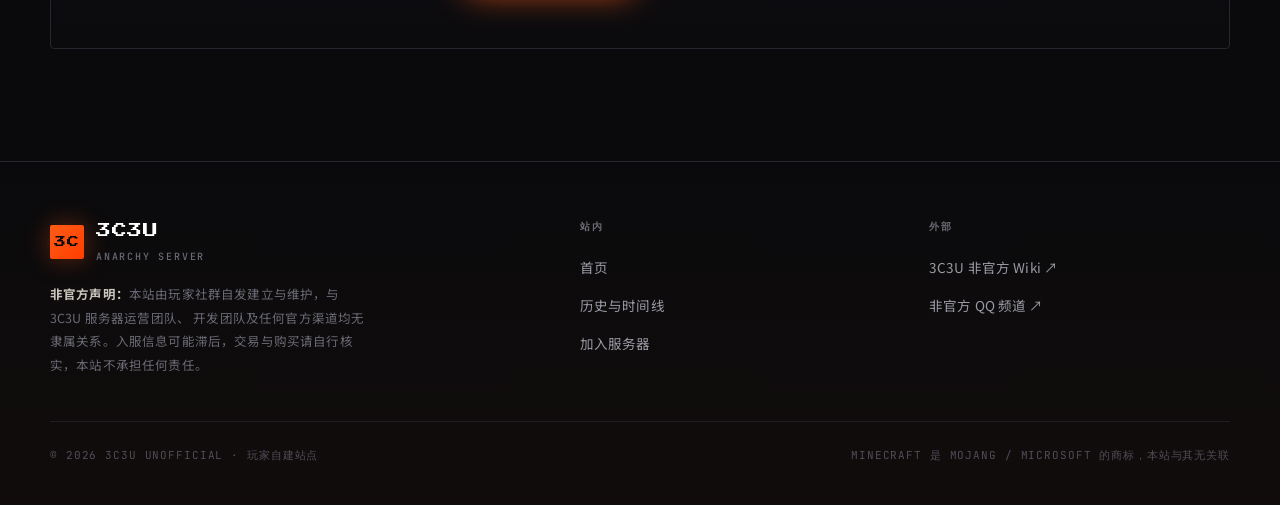
<file: join.html>
<!DOCTYPE html>
<html lang="zh-CN">
<head>
<meta charset="UTF-8">
<meta name="viewport" content="width=device-width, initial-scale=1">
<title>加入服务器 — 3C3U 无规则服务器</title>
<meta name="description" content="如何进入 3C3U（3c3u.org）：跨版本客户端支持、服务器地址、正版与离线登录、排队、优先队列价格、官方 QQ 群列表与常见问题。">
<meta name="theme-color" content="#0a0a0c">
<link rel="preconnect" href="https://fonts.googleapis.com">
<link rel="preconnect" href="https://fonts.gstatic.com" crossorigin>
<link href="https://fonts.googleapis.com/css2?family=Press+Start+2P&family=Noto+Sans+SC:wght@400;500;700;900&family=JetBrains+Mono:wght@400;600;700&display=swap" rel="stylesheet">
<link rel="stylesheet" href="assets/css/style.css">
<link rel="icon" href="data:image/svg+xml,%3Csvg xmlns='http://www.w3.org/2000/svg' viewBox='0 0 32 32'%3E%3Crect width='32' height='32' fill='%23ff5c16'/%3E%3Ctext x='16' y='22' font-family='monospace' font-size='14' font-weight='bold' fill='%230a0a0c' text-anchor='middle'%3E3C%3C/text%3E%3C/svg%3E">
</head>
<body>

<header class="nav">
  <div class="nav__inner">
    <a class="brand" href="index.html">
      <span class="brand__mark">3C</span>
      <span class="brand-wrap"><span>3C3U</span><span class="brand__sub">ANARCHY SERVER</span></span>
    </a>
    <nav class="nav__links" id="navLinks">
      <a href="index.html" data-page="index.html">首页</a>
      <a href="history.html" data-page="history.html">历史</a>
      <a href="join.html" data-page="join.html">加入</a>
      <a class="nav__cta" href="https://wiki.3c3u.info/wiki/%E9%A6%96%E9%A1%B5" target="_blank" rel="noopener">前往 Wiki ↗</a>
    </nav>
    <button class="nav__toggle" aria-label="菜单"><span></span></button>
  </div>
</header>

<main>

<section class="phero">
  <div class="wrap">
    <div class="eyebrow">Get in · Java Edition</div>
    <h1>加入服务器</h1>
    <p>
      三步就能进来。但要活过第一个小时，需要一点别的东西。
      下面是完整流程、版本对照，以及所有新手都会问的问题。
    </p>
    <div class="phero__meta">
      <span>地址 <b>3c3u.org</b></span>
      <span>客户端 <b>任意 Java 版</b></span>
      <span>平台 <b>Java</b></span>
      <span>重启 <b>每周一次</b></span>
    </div>
  </div>
</section>

<!-- ===== IP + STEPS ===== -->
<section class="sec">
  <div class="wrap">
    <div style="margin-bottom:44px" class="reveal">
      <div class="ipbox">
        <span class="ipbox__label">SERVER IP</span>
        <span class="ipbox__val">3c3u.org</span>
        <button class="ipbox__copy" type="button">复制地址</button>
      </div>
    </div>

    <div class="about__grid">
      <div class="about__text reveal">
        <div class="eyebrow">Step by step</div>
        <h2 style="margin-bottom:28px">三步进服</h2>

        <div class="steps">
          <div class="step">
            <div class="step__n">01</div>
            <div>
              <h4>随便挑一个 Java 版客户端</h4>
              <p>
                服务器一直支持跨版本，<b style="color:var(--text)">任意 Java 版都能连</b>。服务端本体是 <code>26.1</code>（2026 年 5 月更新），
                用这个版本能玩到全部新内容；老版本也能进，只是手上没有长矛。
              </p>
            </div>
          </div>
          <div class="step">
            <div class="step__n">02</div>
            <div>
              <h4>添加服务器</h4>
              <p>
                多人游戏 → 添加服务器 → 名称随便填 → 地址填 <code>3c3u.org</code>。
                不需要写端口。
              </p>
            </div>
          </div>
          <div class="step">
            <div class="step__n">03</div>
            <div>
              <h4>排队 → 登入 → 立刻远离出生点</h4>
              <p>
                高峰期会进入排队队列。<b style="color:var(--text)">支持正版与离线登录</b>，带上任意 ID 即可。
                进服后<b style="color:var(--text)">不要在出生点停留</b>：
                往任意方向跑出 5000 格以上，先藏一张床。
              </p>
            </div>
          </div>
        </div>

        <div class="callout">
          <b>第一条生存法则：</b>不要相信任何人，不要告诉任何人你的坐标，
          也不要把所有物资放在同一个基地。这条规则没有例外，包括你的队友。
        </div>
      </div>

      <aside class="reveal">
        <div class="spec">
          <div class="spec__title"><span>版本演进</span><span>2024 → 2026</span></div>
          <dl>
            <div class="spec__row"><dt>2024 / 03</dt><dd>1.19.2 · 开服版本</dd></div>
            <div class="spec__row"><dt>2024 / 06</dt><dd>1.20.4 · 刷线机失效</dd></div>
            <div class="spec__row"><dt>2024 / 09</dt><dd>1.21 · 重锤</dd></div>
            <div class="spec__row"><dt>2025 / 11</dt><dd>1.21.8</dd></div>
            <div class="spec__row"><dt>2026 / 05</dt><dd>26.1 · 长矛</dd></div>
          </dl>
        </div>
        <p style="font-size:12px;color:var(--dim);margin:14px 0 0;line-height:1.8">
          上表是服务端本体的版本演进。服务器长期启用跨版本兼容，客户端用任意 Java 版都能进。
        </p>

        <div class="spec" style="margin-top:18px">
          <div class="spec__title"><span>优先队列</span><span>Optional</span></div>
          <dl>
            <div class="spec__row"><dt>3 个月</dt><dd>180 元</dd></div>
            <div class="spec__row"><dt>1 年</dt><dd>400 元</dd></div>
            <div class="spec__row"><dt>开放时间</dt><dd>2024-09-15 起</dd></div>
          </dl>
        </div>
        <p style="font-size:12px;color:var(--dim);margin:14px 0 0;line-height:1.8">
          价格为非官方 Wiki 记载的历史信息，实际购买渠道与价格请以服务器公告为准，本站不提供任何交易。
        </p>
      </aside>
    </div>
  </div>
</section>

<!-- ===== QQ ===== -->
<section class="sec sec--tight" style="background:linear-gradient(180deg,transparent,rgba(255,92,22,.025),transparent)">
  <div class="wrap">
    <div class="sec-head reveal">
      <div>
        <div class="eyebrow">Community</div>
        <h2>官方 QQ 群<span class="thin">与频道</span></h2>
      </div>
      <p class="sec-desc">想找组织、问问题、或者只是看看别人在骂谁，都从这里开始。</p>
    </div>

    <div class="orgs reveal" style="grid-template-columns:repeat(3,minmax(0,1fr))">
      <div class="org"><div class="org__meta">1 群</div><div class="org__name" style="font-family:var(--font-mono);font-size:18px;margin-top:6px">304707089</div></div>
      <div class="org"><div class="org__meta">2 群</div><div class="org__name" style="font-family:var(--font-mono);font-size:18px;margin-top:6px">893618228</div></div>
      <div class="org"><div class="org__meta">3 群 · 转生版</div><div class="org__name" style="font-family:var(--font-mono);font-size:18px;margin-top:6px">922656287</div></div>
      <div class="org"><div class="org__meta">4 群</div><div class="org__name" style="font-family:var(--font-mono);font-size:18px;margin-top:6px">993973003</div></div>
      <div class="org"><div class="org__meta">5 群</div><div class="org__name" style="font-family:var(--font-mono);font-size:18px;margin-top:6px">912665104</div></div>
      <div class="org"><div class="org__meta">6 群</div><div class="org__name" style="font-family:var(--font-mono);font-size:18px;margin-top:6px">523983557</div></div>
      <div class="org"><div class="org__meta">7 群</div><div class="org__name" style="font-family:var(--font-mono);font-size:18px;margin-top:6px">1109572598</div></div>
      <div class="org"><div class="org__meta">已封禁</div><div class="org__name" style="font-family:var(--font-mono);font-size:18px;margin-top:6px;color:var(--dim);text-decoration:line-through">959475141</div></div>
      <div class="org" style="background:rgba(255,92,22,.05)">
        <div class="org__meta"><em>非官方</em> QQ 频道</div>
        <a href="https://pd.qq.com/g/Minecraft3c3u" target="_blank" rel="noopener" class="org__name" style="display:block;font-size:14px;margin-top:6px;color:var(--lava)">3C3U | 禁止广告 ↗</a>
      </div>
    </div>
  </div>
</section>

<!-- ===== FAQ ===== -->
<section class="sec" id="faq">
  <div class="wrap">
    <div class="sec-head reveal">
      <div>
        <div class="eyebrow">FAQ</div>
        <h2>新手<span class="thin">必问</span></h2>
      </div>
      <p class="sec-desc">答案基于公开记录整理。服务器规则以运营方公告为最终依据。</p>
    </div>

    <div style="display:grid;grid-template-columns:1fr 1fr;gap:18px" class="faq-grid">
      <article class="card reveal" style="padding:26px">
        <h3 style="margin-bottom:8px">进服需要正版吗？</h3>
        <p>不需要。<b style="color:var(--text)">服务器支持正版与离线登录</b>，用任意 ID 就能进。若连不上，多半是排队或网络问题，去 QQ 群问最快。</p>
      </article>
      <article class="card reveal" style="padding:26px">
        <h3 style="margin-bottom:8px">支持手机 / 基岩版吗？</h3>
        <p>公开资料显示为 Java Edition 服务器。基岩版接入需要第三方工具，官方并未提供，不在本站建议范围内。</p>
      </article>
      <article class="card reveal" style="padding:26px">
        <h3 style="margin-bottom:8px">有领地保护吗？东西被偷能找回吗？</h3>
        <p>没有领地插件，没有保护区块，管理员不会介入玩家间的偷窃、抢劫或破坏。丢了就是丢了，这是玩法的一部分。</p>
      </article>
      <article class="card reveal" style="padding:26px">
        <h3 style="margin-bottom:8px">为什么我一直卡在排队？</h3>
        <p>高峰期 500+ 在线是常态，历史上登录服曾排到 100 人。开通优先队列可以跳过普通队伍，但同样需要等主服空位。</p>
      </article>
      <article class="card reveal" style="padding:26px">
        <h3 style="margin-bottom:8px">服务器会重启吗？</h3>
        <p>2026 年 4 月硬件升级后由每日重启改为每周一次。重启前请把身上物资放进箱子，别赌。</p>
      </article>
      <article class="card reveal" style="padding:26px">
        <h3 style="margin-bottom:8px">新区块会不会被重置 / 回档？</h3>
        <p>
          服主<b style="color:var(--text)">不会主动重置或回档</b>。只有当不可抗因素出现时——硬盘故障、数据损坏这类——才可能发生区块重置或回档。
          2025-10-26 的部分区块重置与 2026-09-13 的硬盘故障，都是后一种情况。
        </p>
      </article>
      <article class="card reveal" style="padding:26px">
        <h3 style="margin-bottom:8px">怎么加入一个组织？</h3>
        <p>先在群里混脸熟，或者直接在世界里被人抓走。多数组织只接受有产出或有战力的成员，啥也不会来的通常被当傻子。</p>
      </article>
      <article class="card reveal" style="padding:26px">
        <h3 style="margin-bottom:8px">有外挂吗？会被封吗？</h3>
        <p>无政府服务器，外挂随便用。这里不禁止作弊，也不会因为你开挂而封号——技术对抗本身就是玩法的一部分。别指望有人替你主持公道。</p>
      </article>
    </div>
  </div>
</section>

<section class="sec sec--tight">
  <div class="wrap">
    <div class="join reveal" style="text-align:center;padding:56px 40px">
      <h2 style="font-size:clamp(24px,3.4vw,36px);margin-bottom:16px">那么，从哪开始？</h2>
      <p class="sec-desc" style="margin:0 auto 28px;max-width:52ch">
        先进服，再跑图，最后才谈建造。把第一次死亡当成学费。
      </p>
      <div style="display:flex;gap:12px;justify-content:center;flex-wrap:wrap">
        <a class="btn btn--primary" href="history.html">先读历史，少走弯路</a>
        <a class="btn btn--ghost" href="https://wiki.3c3u.info/wiki/%E9%A6%96%E9%A1%B5" target="_blank" rel="noopener">去 Wiki 查资料 ↗</a>
      </div>
    </div>
  </div>
</section>

</main>

<footer class="foot">
  <div class="wrap">
    <div class="foot__grid">
      <div>
        <a class="brand" href="index.html">
          <span class="brand__mark">3C</span>
          <span class="brand-wrap"><span>3C3U</span><span class="brand__sub">ANARCHY SERVER</span></span>
        </a>
        <p class="foot__note">
          <b style="color:var(--ash)">非官方声明：</b>本站由玩家社群自发建立与维护，与 3C3U 服务器运营团队、
          开发团队及任何官方渠道均无隶属关系。入服信息可能滞后，交易与购买请自行核实，本站不承担任何责任。
        </p>
      </div>
      <div>
        <h5>站内</h5>
        <ul>
          <li><a href="index.html">首页</a></li>
          <li><a href="history.html">历史与时间线</a></li>
          <li><a href="join.html">加入服务器</a></li>
        </ul>
      </div>
      <div>
        <h5>外部</h5>
        <ul>
          <li><a href="https://wiki.3c3u.info/wiki/%E9%A6%96%E9%A1%B5" target="_blank" rel="noopener">3C3U 非官方 Wiki ↗</a></li>
          <li><a href="https://pd.qq.com/g/Minecraft3c3u" target="_blank" rel="noopener">非官方 QQ 频道 ↗</a></li>
        </ul>
      </div>
    </div>
    <div class="foot__bottom">
      <span>© <span data-year>2026</span> 3C3U UNOFFICIAL · 玩家自建站点</span>
      <span>MINECRAFT 是 MOJANG / MICROSOFT 的商标，本站与其无关联</span>
    </div>
  </div>
</footer>

<script src="assets/js/main.js"></script>
</body>
</html>
</file>
<file: assets/css/style.css>
/* ==========================================================================
   3C3U — 非官方网站
   Design: anarchy / voxel / dark stone + lava
   ========================================================================== */

:root {
  --bg: #0a0a0c;
  --bg-2: #0e0e11;
  --surface: #14141a;
  --surface-2: #1a1a21;
  --line: #26262e;
  --line-soft: #1e1e25;
  --text: #ecebe6;
  --muted: #9a9aa4;
  --dim: #6a6a75;
  --lava: #ff5c16;
  --lava-2: #ffa22b;
  --lava-3: #ff3d00;
  --ash: #c9c5ba;
  --ok: #58d68d;

  --font-sans: "Noto Sans SC", "PingFang SC", "Microsoft YaHei", "Hiragino Sans GB", system-ui, -apple-system, sans-serif;
  --font-pixel: "Press Start 2P", "Courier New", monospace;
  --font-mono: "JetBrains Mono", "SFMono-Regular", Consolas, "Liberation Mono", monospace;

  --nav-h: 68px;
  --maxw: 1180px;
  --r: 4px;
}

* { box-sizing: border-box; }

html {
  scroll-behavior: smooth;
  -webkit-text-size-adjust: 100%;
}

body {
  margin: 0;
  background: var(--bg);
  color: var(--text);
  font-family: var(--font-sans);
  font-size: 16px;
  line-height: 1.75;
  letter-spacing: .01em;
  overflow-x: hidden;
  -webkit-font-smoothing: antialiased;
}

body::before {
  content: "";
  position: fixed;
  inset: 0;
  pointer-events: none;
  z-index: 0;
  background-image:
    linear-gradient(rgba(255,255,255,.022) 1px, transparent 1px),
    linear-gradient(90deg, rgba(255,255,255,.022) 1px, transparent 1px);
  background-size: 64px 64px;
  mask-image: radial-gradient(ellipse 90% 70% at 50% 0%, #000 20%, transparent 78%);
  -webkit-mask-image: radial-gradient(ellipse 90% 70% at 50% 0%, #000 20%, transparent 78%);
}

img { max-width: 100%; display: block; }
a { color: inherit; text-decoration: none; }

::selection { background: var(--lava); color: #0a0a0c; }

/* ---------- layout ---------- */
.wrap {
  width: min(var(--maxw), calc(100% - 48px));
  margin-inline: auto;
  position: relative;
  z-index: 1;
}

section { position: relative; z-index: 1; }

.sec {
  padding: 104px 0;
}
.sec--tight { padding: 72px 0; }

.sec-head {
  display: flex;
  align-items: flex-end;
  justify-content: space-between;
  gap: 32px;
  margin-bottom: 44px;
  flex-wrap: wrap;
}

.eyebrow {
  display: inline-flex;
  align-items: center;
  gap: 10px;
  font-family: var(--font-mono);
  font-size: 11px;
  letter-spacing: .28em;
  text-transform: uppercase;
  color: var(--lava);
  margin-bottom: 14px;
}
.eyebrow::before {
  content: "";
  width: 26px;
  height: 2px;
  background: var(--lava);
  display: inline-block;
}

h1, h2, h3, h4 {
  font-weight: 800;
  line-height: 1.2;
  margin: 0;
  letter-spacing: -.02em;
}

h2 {
  font-size: clamp(28px, 4vw, 44px);
}
h2 .thin { color: var(--dim); font-weight: 500; }

.sec-desc {
  color: var(--muted);
  max-width: 46ch;
  margin: 0;
  font-size: 15px;
}

/* ---------- nav ---------- */
.nav {
  position: fixed;
  top: 0; left: 0; right: 0;
  height: var(--nav-h);
  z-index: 100;
  display: flex;
  align-items: center;
  transition: background .35s, border-color .35s, backdrop-filter .35s;
  border-bottom: 1px solid transparent;
}
.nav.is-stuck {
  background: rgba(10,10,12,.82);
  backdrop-filter: blur(14px) saturate(140%);
  -webkit-backdrop-filter: blur(14px) saturate(140%);
  border-bottom-color: var(--line);
}

.nav__inner {
  width: min(var(--maxw), calc(100% - 48px));
  margin-inline: auto;
  display: flex;
  align-items: center;
  justify-content: space-between;
  gap: 24px;
}

.brand {
  display: flex;
  align-items: center;
  gap: 12px;
  font-family: var(--font-pixel);
  font-size: 15px;
  letter-spacing: .04em;
  color: #fff;
}
.brand__mark {
  width: 34px; height: 34px;
  display: grid;
  place-items: center;
  background: linear-gradient(135deg, var(--lava), var(--lava-3));
  color: #0a0a0c;
  font-family: var(--font-pixel);
  font-size: 12px;
  border-radius: 2px;
  box-shadow: 0 0 24px rgba(255,92,22,.35);
}
.brand__sub {
  font-family: var(--font-sans);
  font-size: 10px;
  letter-spacing: .18em;
  color: var(--dim);
  font-weight: 500;
  display: block;
  margin-top: 4px;
  font-family: var(--font-mono);
}
.brand-wrap { display: flex; flex-direction: column; }

.nav__links {
  display: flex;
  align-items: center;
  gap: 6px;
}
.nav__links a {
  position: relative;
  font-size: 14px;
  color: var(--muted);
  padding: 8px 14px;
  border-radius: var(--r);
  transition: color .2s, background .2s;
  white-space: nowrap;
}
.nav__links a:hover { color: var(--text); background: rgba(255,255,255,.05); }
.nav__links a.is-active { color: var(--text); }
.nav__links a.is-active::after {
  content: "";
  position: absolute;
  left: 14px; right: 14px; bottom: 1px;
  height: 2px;
  background: var(--lava);
  border-radius: 2px;
}

.nav__cta {
  display: inline-flex;
  align-items: center;
  gap: 8px;
  border: 1px solid var(--line);
  background: rgba(255,255,255,.03);
  color: var(--text) !important;
  padding: 9px 16px !important;
  font-size: 13px !important;
  border-radius: var(--r);
}
.nav__cta:hover { border-color: var(--lava); color: var(--lava) !important; background: rgba(255,92,22,.08) !important; }

.nav__toggle {
  display: none;
  width: 40px; height: 40px;
  border: 1px solid var(--line);
  background: transparent;
  border-radius: var(--r);
  color: var(--text);
  cursor: pointer;
  padding: 0;
  place-items: center;
}
.nav__toggle span {
  display: block; width: 16px; height: 1.5px; background: currentColor; position: relative;
}
.nav__toggle span::before, .nav__toggle span::after {
  content: ""; position: absolute; left: 0; width: 16px; height: 1.5px; background: currentColor;
}
.nav__toggle span::before { top: -5px; }
.nav__toggle span::after { top: 5px; }

/* ---------- buttons ---------- */
.btn {
  display: inline-flex;
  align-items: center;
  justify-content: center;
  gap: 10px;
  padding: 14px 26px;
  font-size: 14px;
  font-weight: 700;
  letter-spacing: .04em;
  border-radius: var(--r);
  border: 1px solid transparent;
  cursor: pointer;
  transition: transform .18s, box-shadow .25s, background .25s, border-color .25s, color .25s;
  font-family: var(--font-sans);
}
.btn:active { transform: translateY(1px); }

.btn--primary {
  background: linear-gradient(135deg, var(--lava), var(--lava-3));
  color: #fff;
  box-shadow: 0 10px 34px -10px rgba(255,92,22,.85);
}
.btn--primary:hover { box-shadow: 0 16px 44px -10px rgba(255,92,22,1); transform: translateY(-2px); }

.btn--ghost {
  border-color: var(--line);
  color: var(--text);
  background: rgba(255,255,255,.02);
}
.btn--ghost:hover { border-color: #3a3a45; background: rgba(255,255,255,.06); transform: translateY(-2px); }

/* ---------- hero ---------- */
.hero {
  position: relative;
  min-height: 100svh;
  display: flex;
  align-items: center;
  padding: calc(var(--nav-h) + 40px) 0 60px;
  overflow: hidden;
  isolation: isolate;
}
#hero-canvas {
  position: absolute;
  inset: 0;
  width: 100%; height: 100%;
  z-index: -2;
  opacity: .75;
}
.hero__glow {
  position: absolute;
  z-index: -1;
  width: 1100px; height: 1100px;
  left: 50%; top: -34%;
  transform: translateX(-50%);
  background: radial-gradient(circle, rgba(255,92,22,.20) 0%, rgba(255,61,0,.07) 34%, transparent 66%);
  filter: blur(20px);
  pointer-events: none;
}
.hero__fade {
  position: absolute;
  inset: auto 0 0 0;
  height: 220px;
  background: linear-gradient(to bottom, transparent, var(--bg));
  z-index: -1;
  pointer-events: none;
}

.hero__inner { display: grid; gap: 34px; max-width: 900px; }

.tag {
  display: inline-flex;
  align-items: center;
  gap: 9px;
  font-family: var(--font-mono);
  font-size: 11px;
  letter-spacing: .2em;
  text-transform: uppercase;
  color: var(--ash);
  border: 1px solid var(--line);
  background: rgba(20,20,26,.7);
  padding: 7px 14px;
  border-radius: 100px;
  width: fit-content;
}
.tag i {
  width: 6px; height: 6px; border-radius: 50%;
  background: var(--ok);
  box-shadow: 0 0 0 3px rgba(88,214,141,.16);
  animation: pulse 2.4s infinite;
}
@keyframes pulse {
  0%,100% { opacity: 1; }
  50% { opacity: .3; }
}

.hero h1 {
  font-family: var(--font-pixel);
  font-size: clamp(34px, 9vw, 96px);
  line-height: .94;
  letter-spacing: -.01em;
  color: #fff;
  text-shadow: 0 0 60px rgba(255,92,22,.4);
}
.hero h1 em {
  font-style: normal;
  color: var(--lava);
  text-shadow: 0 0 50px rgba(255,92,22,.8);
}

.hero__title-cn {
  font-size: clamp(18px, 2.4vw, 26px);
  font-weight: 700;
  letter-spacing: .32em;
  color: var(--ash);
  margin-top: 18px;
}
.hero__lead {
  font-size: clamp(15px, 1.5vw, 17px);
  color: var(--muted);
  max-width: 60ch;
  margin: 0;
}
.hero__lead strong { color: var(--text); font-weight: 700; }

.ipbox {
  display: flex;
  align-items: stretch;
  gap: 0;
  width: fit-content;
  max-width: 100%;
  border: 1px solid var(--line);
  background: linear-gradient(180deg, rgba(26,26,33,.9), rgba(16,16,20,.9));
  border-radius: var(--r);
  overflow: hidden;
}
.ipbox__label {
  display: flex; align-items: center; gap: 8px;
  padding: 0 16px;
  font-family: var(--font-mono);
  font-size: 10px;
  letter-spacing: .22em;
  color: var(--dim);
  border-right: 1px solid var(--line);
  background: rgba(0,0,0,.25);
  white-space: nowrap;
}
.ipbox__val {
  font-family: var(--font-mono);
  font-size: clamp(16px, 2vw, 20px);
  font-weight: 700;
  color: #fff;
  padding: 14px 20px;
  letter-spacing: .04em;
}
.ipbox__copy {
  border: 0;
  border-left: 1px solid var(--line);
  background: rgba(255,92,22,.1);
  color: var(--lava);
  padding: 0 18px;
  font-family: var(--font-mono);
  font-size: 11px;
  letter-spacing: .14em;
  cursor: pointer;
  transition: background .2s, color .2s;
  white-space: nowrap;
}
.ipbox__copy:hover { background: var(--lava); color: #fff; }
.ipbox__copy.is-done { background: var(--ok); color: #06120a; }

.hero__actions { display: flex; gap: 14px; flex-wrap: wrap; }

/* hero stats */
.hero__stats {
  display: grid;
  grid-template-columns: repeat(4, minmax(0,1fr));
  gap: 1px;
  background: var(--line-soft);
  border: 1px solid var(--line-soft);
  border-radius: var(--r);
  overflow: hidden;
  margin-top: 18px;
  max-width: 780px;
}
.hstat {
  background: rgba(12,12,15,.86);
  padding: 20px 18px;
}
.hstat__n {
  font-family: var(--font-mono);
  font-size: clamp(20px, 2.6vw, 30px);
  font-weight: 700;
  color: #fff;
  line-height: 1.1;
  letter-spacing: -.02em;
}
.hstat__n span { font-size: .58em; color: var(--lava); margin-left: 2px; }
.hstat__k {
  font-size: 11px;
  letter-spacing: .14em;
  color: var(--dim);
  margin-top: 8px;
  font-family: var(--font-mono);
  text-transform: uppercase;
}

/* ---------- ticker ---------- */
.ticker {
  border-top: 1px solid var(--line);
  border-bottom: 1px solid var(--line);
  background: rgba(255,92,22,.03);
  overflow: hidden;
  padding: 14px 0;
  position: relative;
  z-index: 1;
}
.ticker__track {
  display: flex;
  gap: 40px;
  width: max-content;
  animation: ticker 46s linear infinite;
}
.ticker:hover .ticker__track { animation-play-state: paused; }
@keyframes ticker {
  from { transform: translateX(0); }
  to { transform: translateX(-50%); }
}
.ticker__item {
  display: inline-flex;
  align-items: center;
  gap: 12px;
  font-family: var(--font-mono);
  font-size: 11px;
  letter-spacing: .2em;
  text-transform: uppercase;
  color: var(--dim);
  white-space: nowrap;
}
.ticker__item b { color: var(--ash); font-weight: 600; }
.ticker__item::before {
  content: "";
  width: 5px; height: 5px;
  background: var(--lava);
  transform: rotate(45deg);
  flex: none;
}

/* ---------- about ---------- */
.about__grid {
  display: grid;
  grid-template-columns: 1.35fr 1fr;
  gap: 64px;
  align-items: start;
}
.about__text p { color: var(--muted); margin: 0 0 18px; font-size: 15.5px; }
.about__text p:last-child { margin-bottom: 0; }
.about__text strong { color: var(--text); }
.about__text .hl { color: var(--lava); font-weight: 700; }

.spec {
  border: 1px solid var(--line);
  border-radius: var(--r);
  overflow: hidden;
  background: linear-gradient(180deg, rgba(20,20,26,.7), rgba(12,12,15,.7));
}
.spec__title {
  font-family: var(--font-mono);
  font-size: 10px;
  letter-spacing: .24em;
  text-transform: uppercase;
  color: var(--dim);
  padding: 14px 18px;
  border-bottom: 1px solid var(--line);
  display: flex;
  justify-content: space-between;
  background: rgba(0,0,0,.2);
}
.spec dl { margin: 0; }
.spec__row {
  display: flex;
  justify-content: space-between;
  gap: 16px;
  padding: 12px 18px;
  border-bottom: 1px solid var(--line-soft);
  font-size: 13.5px;
}
.spec__row:last-child { border-bottom: 0; }
.spec__row dt { color: var(--dim); font-family: var(--font-mono); font-size: 12px; letter-spacing: .06em; white-space: nowrap; }
.spec__row dd {
  margin: 0;
  color: var(--text);
  text-align: right;
  font-weight: 600;
  font-size: 13px;
}

/* ---------- feature cards ---------- */
.cards {
  display: grid;
  grid-template-columns: repeat(3, minmax(0,1fr));
  gap: 18px;
}
.card {
  position: relative;
  border: 1px solid var(--line);
  background: linear-gradient(180deg, rgba(22,22,28,.8), rgba(13,13,16,.8));
  border-radius: var(--r);
  padding: 28px 26px 30px;
  transition: border-color .3s, transform .3s, background .3s;
  overflow: hidden;
}
.card::after {
  content: "";
  position: absolute;
  inset: 0;
  background: radial-gradient(320px 120px at 12% 0%, rgba(255,92,22,.14), transparent 70%);
  opacity: 0;
  transition: opacity .35s;
  pointer-events: none;
}
.card:hover { border-color: #35353f; transform: translateY(-3px); }
.card:hover::after { opacity: 1; }
.card__ico {
  width: 38px; height: 38px;
  display: grid; place-items: center;
  border: 1px solid var(--line);
  border-radius: 2px;
  margin-bottom: 20px;
  color: var(--lava);
  background: rgba(255,92,22,.06);
}
.card__ico svg { width: 19px; height: 19px; }
.card h3 { font-size: 16.5px; margin-bottom: 10px; letter-spacing: 0; }
.card p { margin: 0; color: var(--muted); font-size: 14px; line-height: 1.72; }
.card__num {
  position: absolute;
  top: 18px; right: 20px;
  font-family: var(--font-mono);
  font-size: 11px;
  color: #32323c;
  letter-spacing: .1em;
}

/* ---------- eras ---------- */
.eras {
  display: grid;
  grid-template-columns: 1fr 1fr;
  gap: 18px;
}
.era {
  border: 1px solid var(--line);
  border-radius: var(--r);
  padding: 32px;
  background: var(--surface);
  position: relative;
  overflow: hidden;
}
.era--new {
  background: linear-gradient(160deg, rgba(255,92,22,.10), rgba(20,20,26,.9) 46%);
  border-color: #3a2618;
}
.era__tag {
  font-family: var(--font-mono);
  font-size: 10px;
  letter-spacing: .24em;
  text-transform: uppercase;
  color: var(--dim);
}
.era--new .era__tag { color: var(--lava); }
.era h3 { font-size: 24px; margin: 12px 0 6px; }
.era__date {
  font-family: var(--font-mono);
  font-size: 12.5px;
  color: var(--muted);
  letter-spacing: .06em;
  margin-bottom: 20px;
}
.era p { color: var(--muted); font-size: 14px; margin: 0 0 20px; }
.era__meta {
  display: flex; gap: 22px; flex-wrap: wrap;
  border-top: 1px solid var(--line-soft);
  padding-top: 18px;
  font-family: var(--font-mono);
  font-size: 11.5px;
  color: var(--dim);
}
.era__meta b { display: block; color: var(--ash); font-size: 15px; font-family: var(--font-sans); font-weight: 700; margin-top: 2px; letter-spacing: 0; }

/* ---------- timeline ---------- */
.tl {
  position: relative;
  padding-left: 34px;
}
.tl::before {
  content: "";
  position: absolute;
  left: 6px; top: 6px; bottom: 6px;
  width: 2px;
  background: linear-gradient(to bottom, var(--lava), #453a36 26%, #2f2f38 100%);
  border-radius: 2px;
}
.tl__item {
  position: relative;
  padding: 0 0 30px;
}
.tl__item:last-child { padding-bottom: 0; }
.tl__item::before {
  content: "";
  position: absolute;
  left: -34px; top: 8px;
  width: 15px; height: 15px;
  background: var(--bg);
  border: 2px solid var(--lava);
  border-radius: 2px;
  transform: rotate(45deg);
  box-shadow: 0 0 16px rgba(255,92,22,.5);
}
.tl__date {
  font-family: var(--font-mono);
  font-size: 11.5px;
  letter-spacing: .16em;
  color: var(--lava);
  margin-bottom: 6px;
}
.tl__title { font-size: 16px; font-weight: 700; margin-bottom: 6px; }
.tl__desc { color: var(--muted); font-size: 14px; margin: 0; }
.tl__item .badge { margin-left: 8px; vertical-align: 2px; }

.badge {
  display: inline-block;
  font-family: var(--font-mono);
  font-size: 9.5px;
  letter-spacing: .12em;
  text-transform: uppercase;
  padding: 2px 7px;
  border: 1px solid var(--line);
  border-radius: 2px;
  color: var(--dim);
  white-space: nowrap;
}
.badge--war { color: #ff7a4d; border-color: #4a2415; background: rgba(255,92,22,.08); }
.badge--org { color: #6fb3ff; border-color: #1c3350; background: rgba(60,140,255,.07); }
.badge--sys { color: #c9a227; border-color: #3d3410; background: rgba(201,162,39,.07); }
.badge--atk { color: #ff5c72; border-color: #4a1a24; background: rgba(255,60,90,.08); }
.badge--pop { color: #58d68d; border-color: #1c3a2a; background: rgba(88,214,141,.07); }
.badge--plan { color: #7d7d8a; border-color: #2e2e38; border-style: dashed; background: transparent; }

/* ---------- orgs ---------- */
.orgs {
  display: grid;
  grid-template-columns: repeat(4, minmax(0,1fr));
  gap: 1px;
  background: var(--line-soft);
  border: 1px solid var(--line-soft);
  border-radius: var(--r);
  overflow: hidden;
}
.org {
  background: rgba(13,13,17,.9);
  padding: 22px 20px;
  transition: background .25s;
  position: relative;
}
.org:hover { background: rgba(26,26,33,.95); }
.org__name { font-weight: 700; font-size: 15px; letter-spacing: .01em; }
.org__meta {
  font-family: var(--font-mono);
  font-size: 10.5px;
  color: var(--dim);
  margin-top: 8px;
  letter-spacing: .06em;
}
.org__meta em {
  font-style: normal;
  color: var(--lava);
}

/* ---------- key org list ---------- */
.orgkeys {
  display: flex;
  flex-wrap: wrap;
  gap: 10px;
  padding: 28px;
  border: 1px solid var(--line);
  border-radius: var(--r);
  background:
    radial-gradient(520px 200px at 12% -30%, rgba(255,92,22,.10), transparent 70%),
    linear-gradient(180deg, rgba(18,18,24,.75), rgba(11,11,14,.85));
}

/* ---------- org marquee wall ---------- */
.orgwall {
  border: 1px solid var(--line);
  border-radius: var(--r);
  background: linear-gradient(180deg, rgba(18,18,24,.75), rgba(11,11,14,.85));
  padding: 20px 0;
  display: grid;
  gap: 9px;
  overflow: hidden;
  -webkit-mask-image: linear-gradient(90deg, transparent, #000 7%, #000 93%, transparent);
  mask-image: linear-gradient(90deg, transparent, #000 7%, #000 93%, transparent);
}
.orgrow {
  display: flex;
  gap: 8px;
  width: max-content;
  animation: orgscroll 110s linear infinite;
  will-change: transform;
}
.orgrow:nth-child(1) { animation-duration: 98s; }
.orgrow:nth-child(2) { animation-duration: 124s; animation-direction: reverse; }
.orgrow:nth-child(3) { animation-duration: 112s; }
.orgwall:hover .orgrow { animation-play-state: paused; }
@keyframes orgscroll {
  from { transform: translateX(0); }
  to { transform: translateX(-50%); }
}
.chip {
  display: inline-flex;
  align-items: center;
  font-size: 11.5px;
  line-height: 1;
  padding: 7px 11px;
  border: 1px solid var(--line-soft);
  border-radius: 2px;
  background: rgba(255,255,255,.02);
  color: var(--muted);
  white-space: nowrap;
  letter-spacing: .02em;
  transition: color .2s, border-color .2s, background .2s;
}
.chip:hover {
  color: var(--text);
  border-color: #3c3c47;
  background: rgba(255,92,22,.07);
}
.chip--lg {
  font-size: 13px;
  padding: 9px 15px;
  font-weight: 700;
  color: var(--ash);
  border-color: #3a3a45;
  background: linear-gradient(180deg, rgba(255,92,22,.09), rgba(255,92,22,.035));
  letter-spacing: .01em;
}
.chip--lg:hover {
  color: #fff;
  border-color: var(--lava);
  background: rgba(255,92,22,.16);
}
.chip[data-desc] { cursor: help; }
.chip[data-desc]::after {
  content: "";
  display: inline-block;
  width: 3px; height: 3px;
  margin-left: 6px;
  border-radius: 50%;
  background: var(--lava);
  vertical-align: 2px;
  opacity: .75;
}

.orgtip {
  position: fixed;
  z-index: 300;
  max-width: 280px;
  padding: 10px 13px;
  background: #15151b;
  border: 1px solid #34343f;
  border-radius: 3px;
  color: var(--ash);
  font-size: 12px;
  line-height: 1.65;
  letter-spacing: .01em;
  box-shadow: 0 16px 40px rgba(0,0,0,.65);
  pointer-events: none;
  opacity: 0;
  transform: translateY(4px);
  transition: opacity .16s, transform .16s;
}
.orgtip.is-on { opacity: 1; transform: none; }
.orgtip::before {
  content: "";
  position: absolute;
  left: var(--arrow-x, 50%);
  bottom: -5px;
  width: 8px; height: 8px;
  background: #15151b;
  border-right: 1px solid #34343f;
  border-bottom: 1px solid #34343f;
  transform: translateX(-50%) rotate(45deg);
}

/* ---------- join ---------- */
.join {
  border: 1px solid var(--line);
  border-radius: var(--r);
  background:
    radial-gradient(700px 300px at 85% -20%, rgba(255,92,22,.13), transparent 65%),
    linear-gradient(180deg, rgba(20,20,26,.9), rgba(11,11,14,.95));
  padding: 56px;
  position: relative;
  overflow: hidden;
}
.join__grid {
  display: grid;
  grid-template-columns: 1.1fr .9fr;
  gap: 56px;
  align-items: start;
}
.steps { display: grid; gap: 0; margin-top: 8px; }
.step {
  display: grid;
  grid-template-columns: 34px 1fr;
  gap: 18px;
  padding: 20px 0;
  border-bottom: 1px solid var(--line-soft);
}
.step:last-child { border-bottom: 0; padding-bottom: 0; }
.step:first-child { padding-top: 4px; }
.step__n {
  width: 34px; height: 34px;
  display: grid; place-items: center;
  border: 1px solid var(--line);
  border-radius: 2px;
  font-family: var(--font-mono);
  font-size: 12px;
  color: var(--lava);
  background: rgba(255,92,22,.06);
}
.step h4 { font-size: 15px; margin-bottom: 4px; }
.step p { margin: 0; color: var(--muted); font-size: 13.5px; }
.step code {
  font-family: var(--font-mono);
  font-size: 12.5px;
  background: rgba(255,255,255,.06);
  padding: 1px 6px;
  border-radius: 2px;
  color: var(--ash);
}

.qqlist { border: 1px solid var(--line); border-radius: var(--r); overflow: hidden; background: rgba(0,0,0,.25); }
.qqlist__head {
  padding: 13px 18px;
  border-bottom: 1px solid var(--line);
  font-family: var(--font-mono);
  font-size: 10px;
  letter-spacing: .22em;
  text-transform: uppercase;
  color: var(--dim);
  display: flex;
  justify-content: space-between;
}
.qq {
  display: flex;
  justify-content: space-between;
  align-items: center;
  gap: 12px;
  padding: 11px 18px;
  border-bottom: 1px solid var(--line-soft);
  font-size: 13px;
  transition: background .2s;
}
.qq:last-child { border-bottom: 0; }
.qq:hover { background: rgba(255,255,255,.04); }
.qq span { color: var(--muted); }
.qq b {
  font-family: var(--font-mono);
  font-size: 13px;
  letter-spacing: .04em;
  color: var(--text);
  font-weight: 600;
}
.qq.is-dead b { color: var(--dim); text-decoration: line-through; }
.qq.is-dead span { color: #4d4d55; }

/* ---------- footer ---------- */
.foot {
  border-top: 1px solid var(--line);
  padding: 56px 0 40px;
  margin-top: 40px;
  background: linear-gradient(to bottom, transparent, rgba(255,92,22,.03));
}
.foot__grid {
  display: grid;
  grid-template-columns: 1.6fr 1fr 1fr;
  gap: 48px;
  margin-bottom: 44px;
}
.foot__note {
  color: var(--dim);
  font-size: 12.5px;
  line-height: 1.9;
  max-width: 46ch;
  margin: 16px 0 0;
}
.foot h5 {
  font-family: var(--font-mono);
  font-size: 10px;
  letter-spacing: .22em;
  text-transform: uppercase;
  color: var(--dim);
  margin: 0 0 16px;
  font-weight: 600;
}
.foot ul { list-style: none; margin: 0; padding: 0; display: grid; gap: 10px; }
.foot ul a { color: var(--muted); font-size: 13.5px; transition: color .2s; }
.foot ul a:hover { color: var(--lava); }
.foot__bottom {
  border-top: 1px solid var(--line-soft);
  padding-top: 24px;
  display: flex;
  justify-content: space-between;
  gap: 20px;
  flex-wrap: wrap;
  font-family: var(--font-mono);
  font-size: 11px;
  letter-spacing: .08em;
  color: #4e4e57;
}

/* ---------- page hero (sub pages) ---------- */
.phero {
  padding: calc(var(--nav-h) + 92px) 0 52px;
  border-bottom: 1px solid var(--line-soft);
  position: relative;
  overflow: hidden;
}
.phero + .sec { padding-top: 60px; }
.phero::before {
  content: "";
  position: absolute;
  width: 900px; height: 500px;
  left: 20%; top: -300px;
  background: radial-gradient(circle, rgba(255,92,22,.14), transparent 65%);
  pointer-events: none;
}
.phero h1 {
  font-size: clamp(34px, 5.4vw, 62px);
  margin-bottom: 20px;
}
.phero p { color: var(--muted); max-width: 62ch; margin: 0; font-size: 15.5px; }
.phero__meta {
  display: flex; gap: 26px; flex-wrap: wrap;
  margin-top: 30px;
  font-family: var(--font-mono);
  font-size: 11px;
  letter-spacing: .14em;
  text-transform: uppercase;
  color: var(--dim);
}
.phero__meta b { color: var(--ash); font-weight: 600; }

/* ---------- filter ---------- */
.filters {
  display: flex;
  gap: 8px;
  flex-wrap: wrap;
  margin-bottom: 34px;
}
.filters button {
  border: 1px solid var(--line);
  background: transparent;
  color: var(--muted);
  font-family: var(--font-mono);
  font-size: 11.5px;
  letter-spacing: .12em;
  padding: 8px 16px;
  border-radius: 2px;
  cursor: pointer;
  transition: all .2s;
}
.filters button:hover { color: var(--text); border-color: #3a3a45; }
.filters button.is-on {
  background: var(--lava);
  border-color: var(--lava);
  color: #0a0a0c;
  font-weight: 700;
}

/* ---------- year group ---------- */
.year {
  display: grid;
  grid-template-columns: 120px 1fr;
  gap: 40px;
  padding: 44px 0;
  border-bottom: 1px solid var(--line-soft);
}
.year:last-child { border-bottom: 0; }
.year__label {
  font-family: var(--font-pixel);
  font-size: 22px;
  color: #2e2e37;
  letter-spacing: .02em;
  position: sticky;
  top: 96px;
  height: fit-content;
}
.year__label small {
  display: block;
  font-family: var(--font-mono);
  font-size: 10px;
  letter-spacing: .18em;
  color: var(--dim);
  margin-top: 10px;
  line-height: 1.7;
}

/* ---------- org table ---------- */
.otable {
  width: 100%;
  border-collapse: collapse;
  font-size: 13.5px;
}
.otable th {
  text-align: left;
  font-family: var(--font-mono);
  font-size: 10px;
  letter-spacing: .18em;
  text-transform: uppercase;
  color: var(--dim);
  font-weight: 600;
  padding: 0 14px 14px;
  border-bottom: 1px solid var(--line);
}
.otable td {
  padding: 15px 14px;
  border-bottom: 1px solid var(--line-soft);
  color: var(--muted);
  vertical-align: middle;
}
.otable tr:hover td { background: rgba(255,255,255,.022); }
.otable td:first-child { color: var(--text); font-weight: 700; font-size: 14px; }
.otable .dot {
  display: inline-block;
  width: 6px; height: 6px;
  border-radius: 50%;
  margin-right: 7px;
  vertical-align: 1px;
}
.dot--on { background: var(--ok); box-shadow: 0 0 8px rgba(88,214,141,.6); }
.dot--off { background: #4a4a55; }
.dot--gone { background: var(--lava); box-shadow: 0 0 8px rgba(255,92,22,.5); }

/* ---------- callout ---------- */
.callout {
  border-left: 2px solid var(--lava);
  background: rgba(255,92,22,.05);
  padding: 20px 24px;
  border-radius: 0 var(--r) var(--r) 0;
  font-size: 14px;
  color: var(--ash);
  margin: 32px 0 0;
}
.callout b { color: #fff; }

/* ---------- reveal ---------- */
.reveal {
  opacity: 0;
  transform: translateY(22px);
  transition: opacity .7s cubic-bezier(.22,.61,.36,1), transform .7s cubic-bezier(.22,.61,.36,1);
}
.reveal.is-in { opacity: 1; transform: none; }

/* ---------- responsive ---------- */
@media (max-width: 1000px) {
  .sec-head { flex-direction: column; align-items: flex-start; gap: 14px; }
  .sec-desc { max-width: 62ch; }
  .about__grid { grid-template-columns: 1fr; gap: 36px; }
  .cards { grid-template-columns: repeat(2, minmax(0,1fr)); }
  .orgs { grid-template-columns: repeat(3, minmax(0,1fr)); }
  .join { padding: 40px 32px; }
  .join__grid { grid-template-columns: 1fr; gap: 40px; }
  .foot__grid { grid-template-columns: 1fr 1fr; gap: 36px; }
}

@media (max-width: 760px) {
  .sec { padding: 72px 0; }
  .nav__toggle { display: grid; }
  .nav__links {
    position: fixed;
    top: var(--nav-h); left: 0; right: 0;
    flex-direction: column;
    align-items: stretch;
    gap: 2px;
    background: rgba(10,10,12,.98);
    backdrop-filter: blur(18px);
    border-bottom: 1px solid var(--line);
    padding: 14px 20px 22px;
    transform: translateY(-8px);
    opacity: 0;
    pointer-events: none;
    transition: opacity .25s, transform .25s;
  }
  .nav__links.is-open { opacity: 1; transform: none; pointer-events: auto; }
  .nav__links a { padding: 13px 8px; font-size: 15px; border-bottom: 1px solid var(--line-soft); }
  .nav__links a.is-active::after { display: none; }
  .nav__links a.is-active { color: var(--lava); }
  .nav__cta { margin-top: 10px; justify-content: center; border-bottom: 0 !important; }

  .hero__stats { grid-template-columns: repeat(2, minmax(0,1fr)); }
  .cards { grid-template-columns: 1fr; }
  .eras { grid-template-columns: 1fr; }
  .orgs { grid-template-columns: repeat(2, minmax(0,1fr)) !important; }
  .faq-grid { grid-template-columns: 1fr !important; }
  .year { grid-template-columns: 1fr; gap: 20px; }
  .year__label { position: static; }
  .otable th:nth-child(3), .otable td:nth-child(3) { display: none; }
  .foot__grid { grid-template-columns: 1fr; gap: 32px; }
  .ipbox { width: 100%; }
  .ipbox__label { display: none; }
  .ipbox__val { flex: 1; }
  .join { padding: 30px 22px; }
  .tl { padding-left: 26px; }
  .tl__item::before { left: -26px; width: 12px; height: 12px; }
  .phero { padding-top: calc(var(--nav-h) + 64px); }
}

@media (max-width: 420px) {
  .orgs { grid-template-columns: 1fr; }
  .hero__actions .btn { flex: 1; }
}

@media (prefers-reduced-motion: reduce) {
  * { animation: none !important; transition-duration: .01ms !important; }
  .reveal { opacity: 1; transform: none; }
}
</file>
